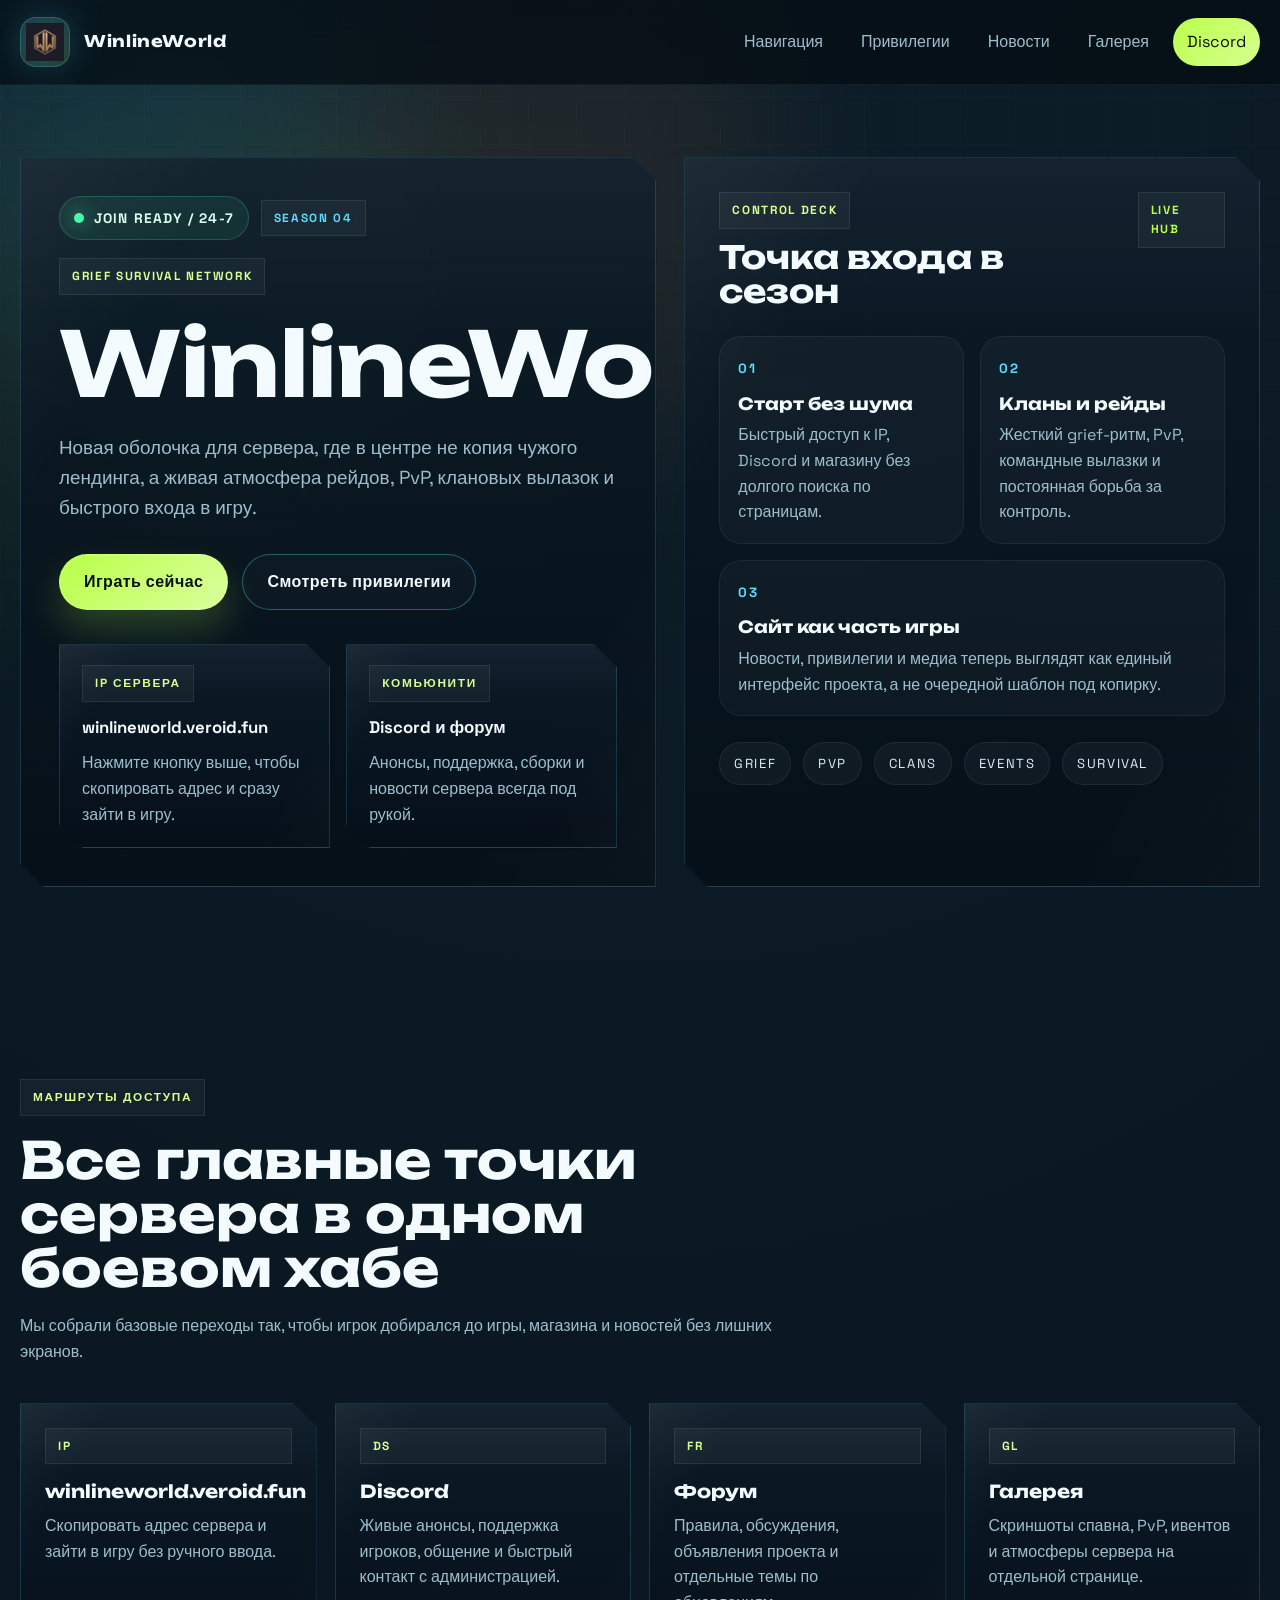
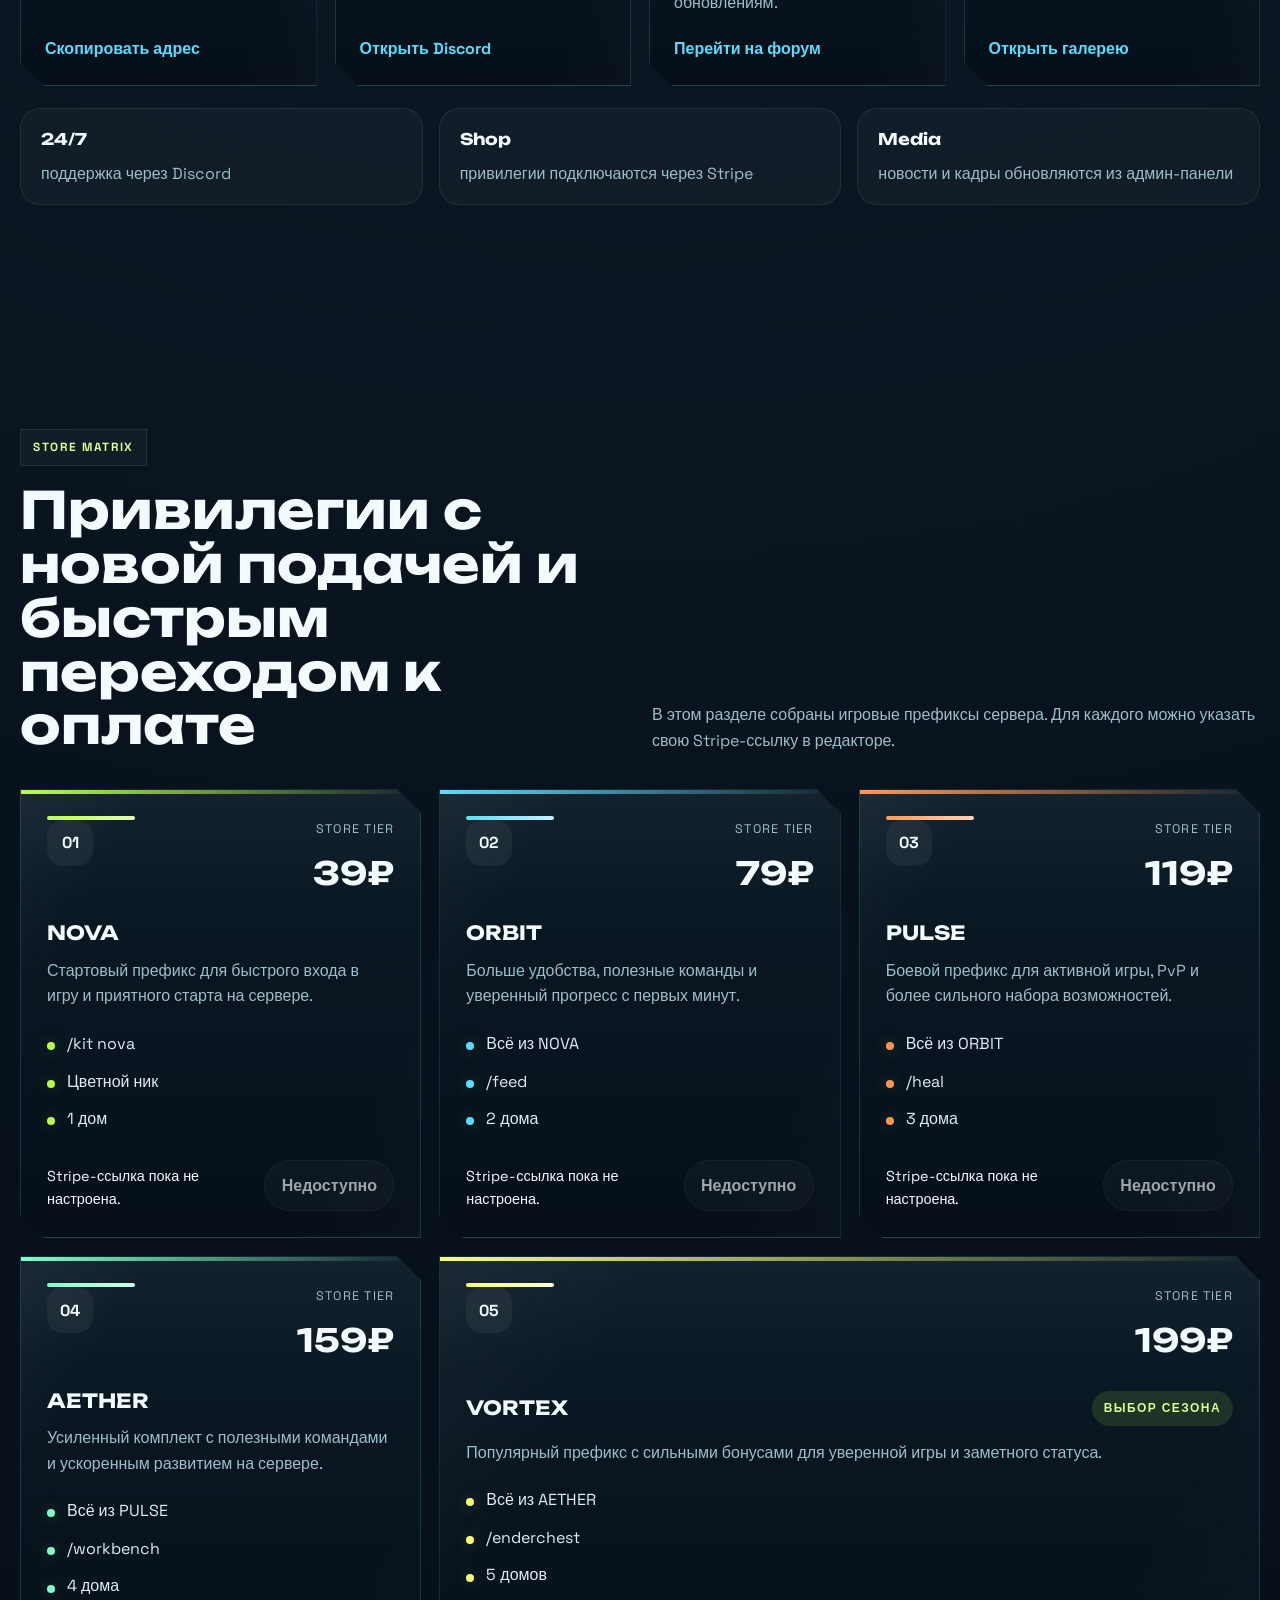
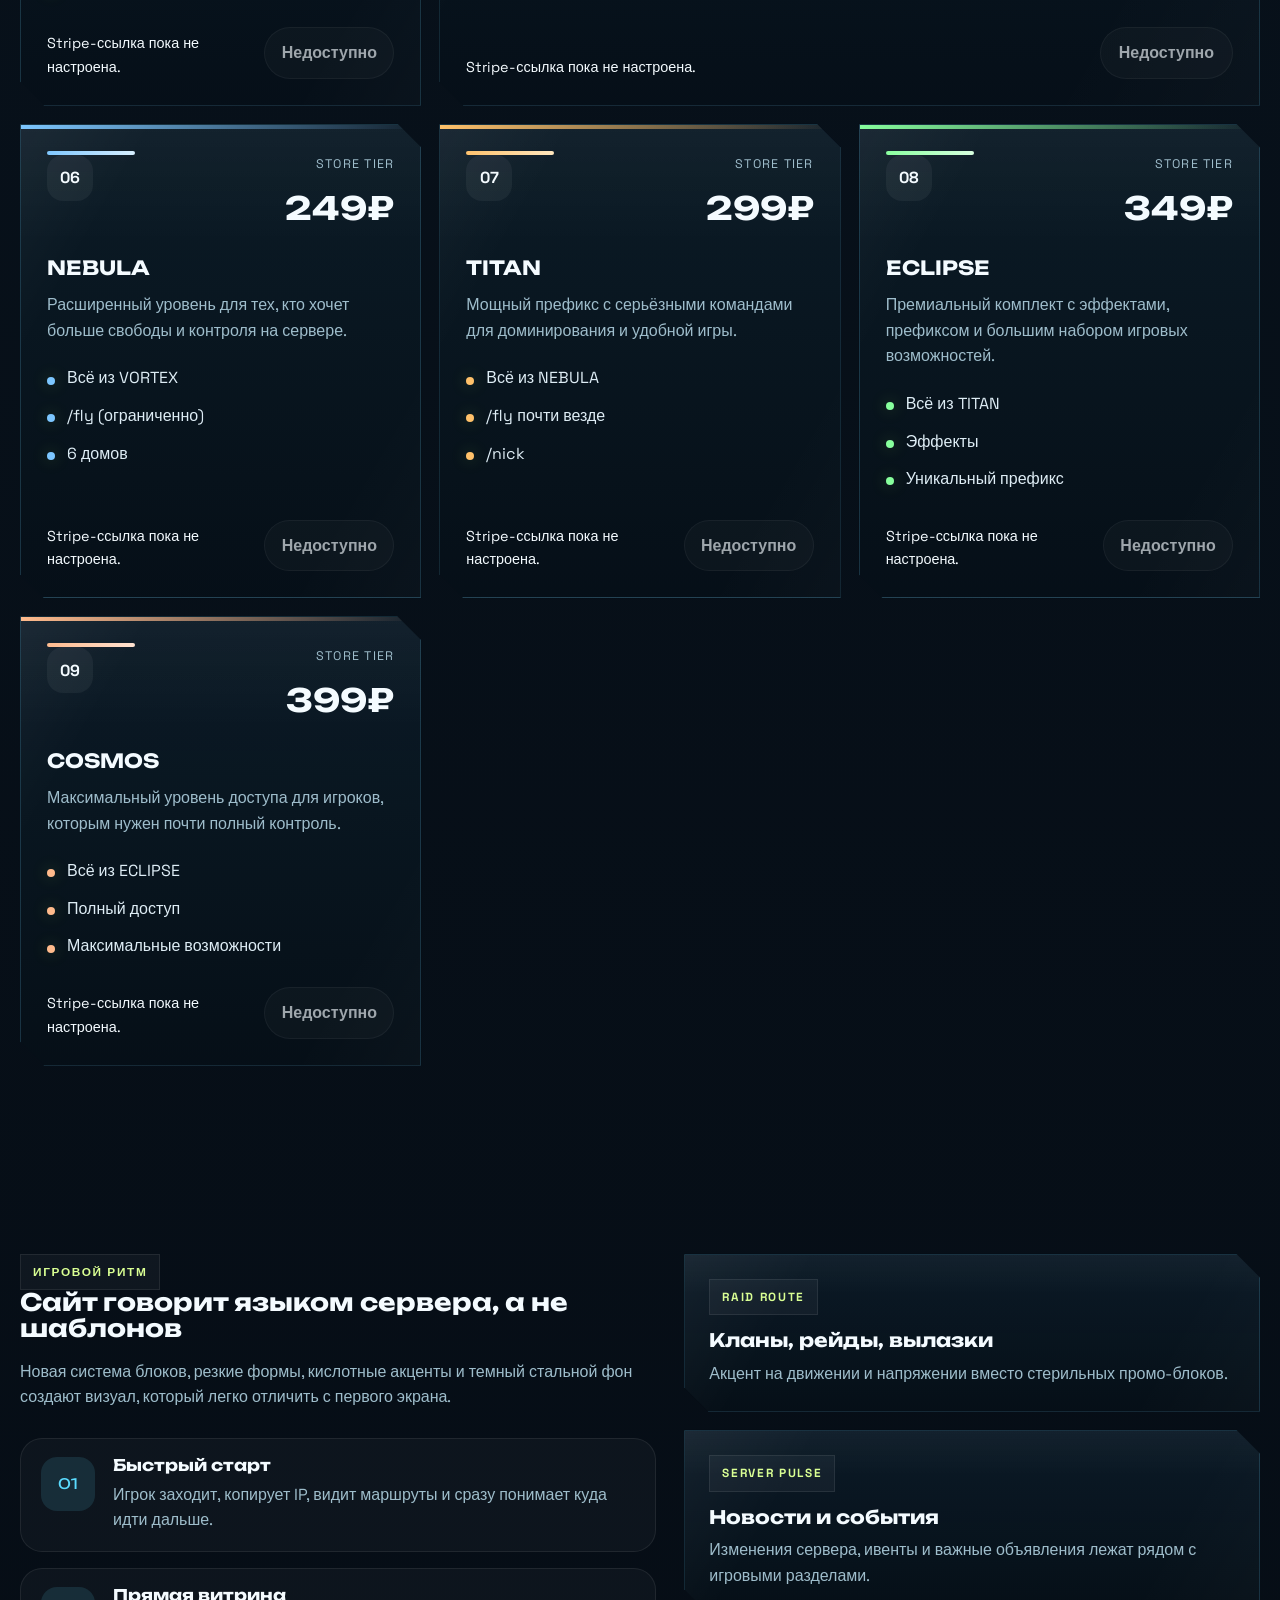
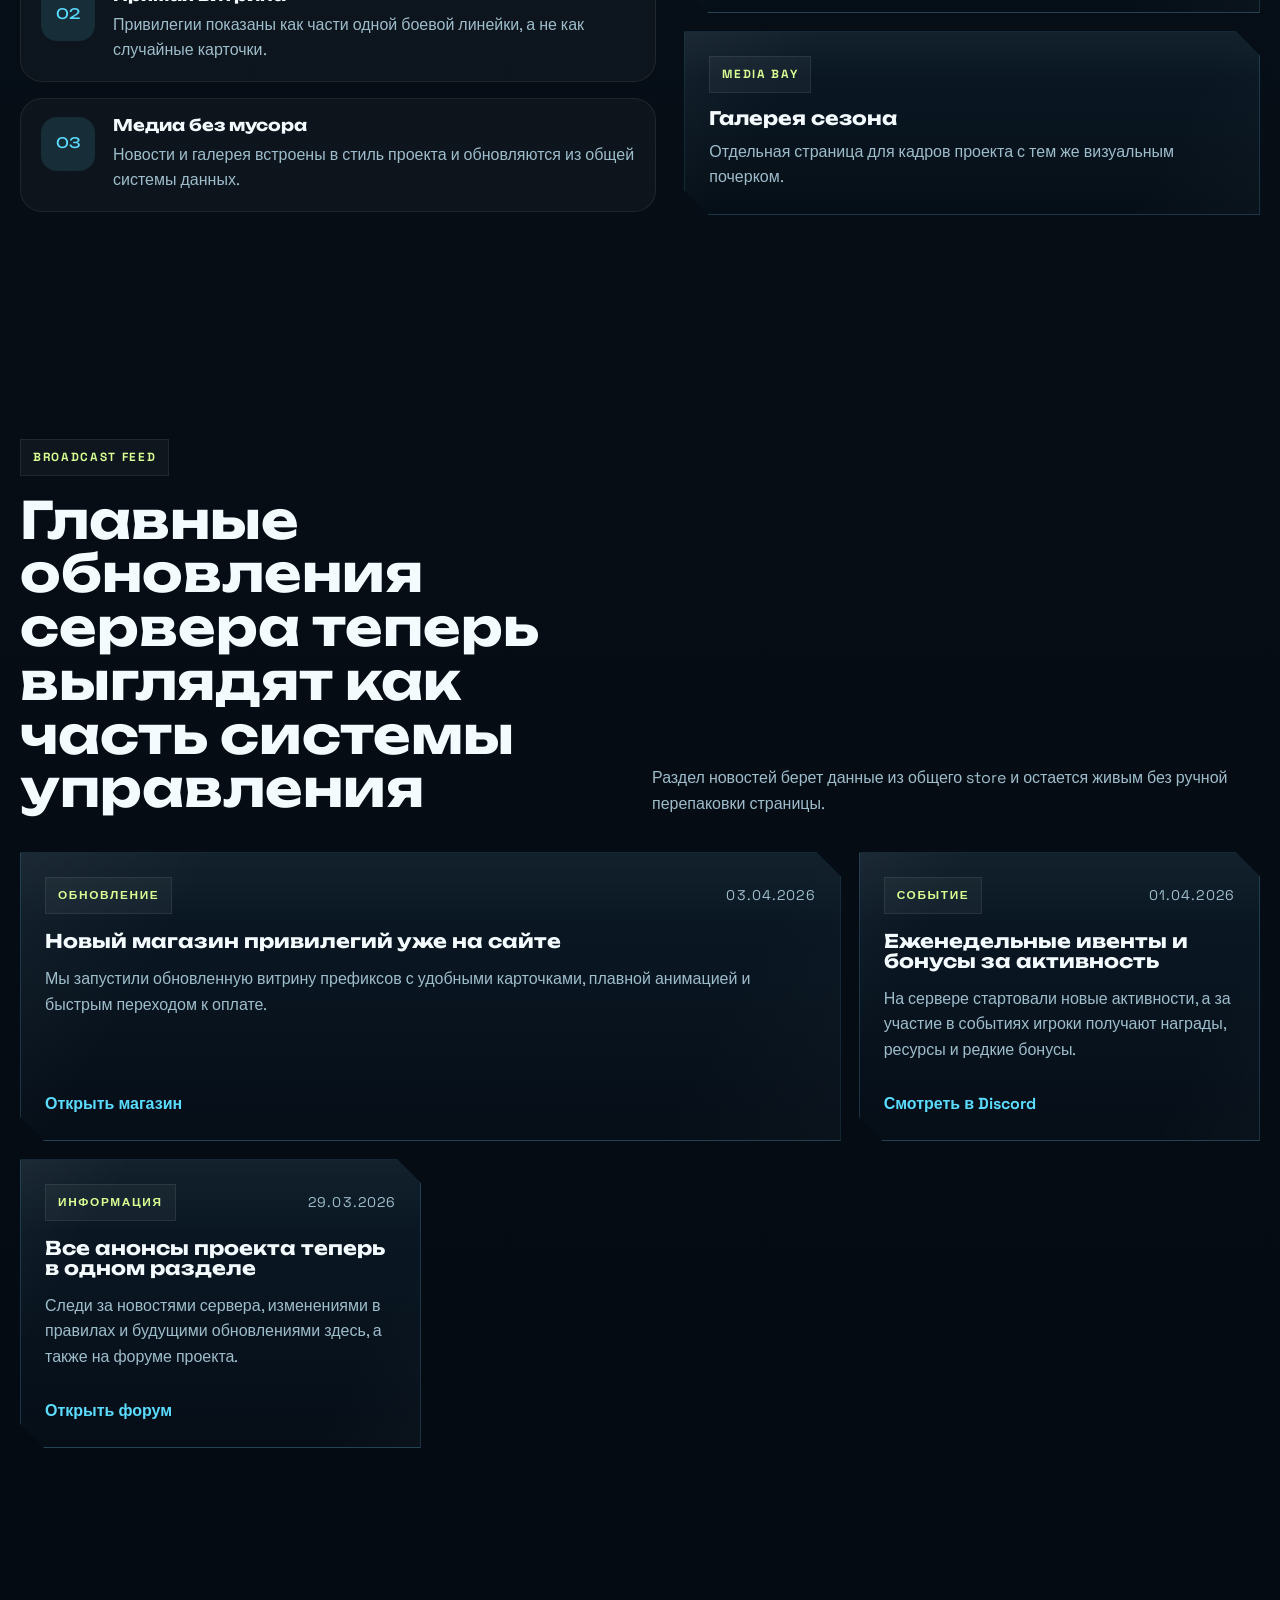
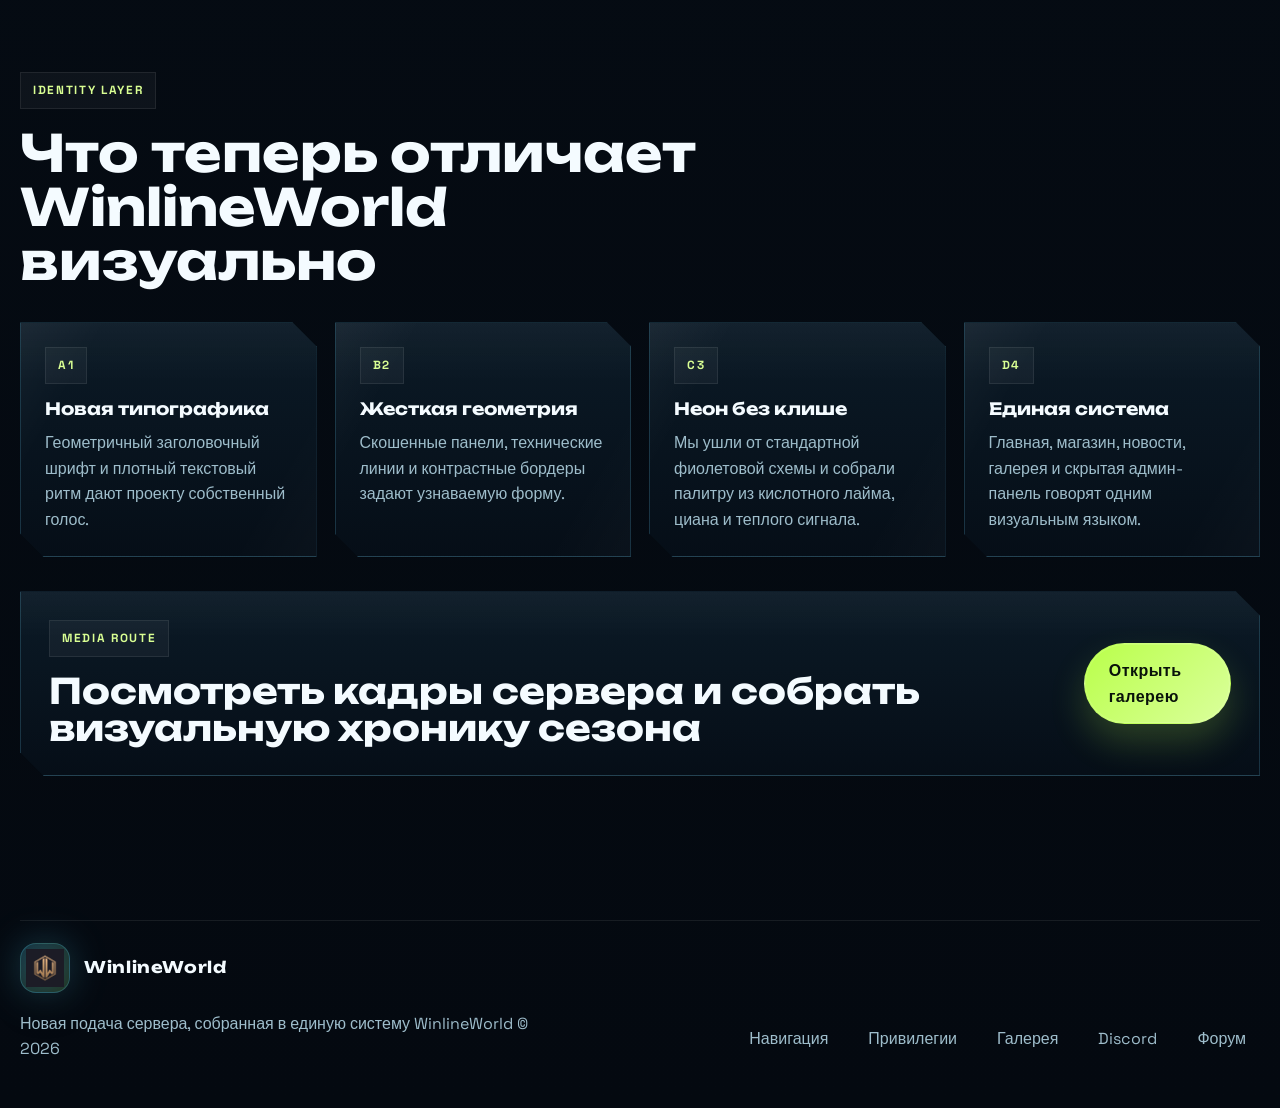
<file: index.html>
<!DOCTYPE html>
<html lang="ru">
<head>
  <meta charset="UTF-8">
  <meta name="viewport" content="width=device-width, initial-scale=1.0">
  <title>WinlineWorld | Grief Survival Network</title>
  <meta name="description" content="WinlineWorld — grief survival сервер с кланами, рейдами, PvP и новой фирменной подачей без шаблонного копипаста.">
  <link rel="preconnect" href="https://fonts.googleapis.com">
  <link rel="preconnect" href="https://fonts.gstatic.com" crossorigin>
  <link href="https://fonts.googleapis.com/css2?family=Space+Grotesk:wght@400;500;700&family=Unbounded:wght@400;500;700;800&display=swap" rel="stylesheet">
  <link rel="stylesheet" href="style.css">
  <script src="store.js" defer></script>
  <script src="script.js" defer></script>
</head>
<body class="page-home">
  <div class="site-backdrop" aria-hidden="true">
    <div class="backdrop-grid"></div>
    <div class="backdrop-noise"></div>
    <div class="backdrop-orb orb-a"></div>
    <div class="backdrop-orb orb-b"></div>
    <div class="backdrop-orb orb-c"></div>
  </div>

  <header class="navbar" data-site-shell>
    <div class="container nav-inner">
      <a class="brand" href="#top">
        <span class="brand-logo">
          <img class="brand-logo-image" src="logo.avif" alt="WinlineWorld logo">
        </span>
        <span class="brand-text">WinlineWorld</span>
      </a>

      <button class="nav-toggle" type="button" aria-label="Открыть меню" aria-expanded="false">
        <span></span>
        <span></span>
        <span></span>
      </button>

      <nav class="nav-menu">
        <a href="#server-info">Навигация</a>
        <a href="#donate">Привилегии</a>
        <a href="#news">Новости</a>
        <a href="gallery.html">Галерея</a>
        <a class="nav-cta" href="https://discord.gg/x6GWKRKdkc" target="_blank" rel="noopener noreferrer">Discord</a>
      </nav>
    </div>
  </header>

  <div class="maintenance-banner" id="maintenanceBanner" hidden>
    <div class="container maintenance-banner-inner">
      <strong>Технические работы</strong>
      <span id="maintenanceText"></span>
    </div>
  </div>

  <section class="maintenance-screen" id="maintenanceScreen" hidden>
    <div class="container">
      <div class="maintenance-screen-inner">
        <span class="eyebrow">Service Hold</span>
        <h1>WinlineWorld</h1>
        <p id="maintenanceScreenText">Сайт временно закрыт на технические работы. Пожалуйста, зайдите позже.</p>
      </div>
    </div>
  </section>

  <main id="top" data-site-shell>
    <section class="section hero">
      <div class="container hero-shell">
        <div class="hero-copy reveal">
          <div class="hero-badge-row">
            <div class="server-status" aria-label="Статус сервера">
              <span class="server-status-dot"></span>
              <span class="server-status-text">JOIN READY / 24-7</span>
            </div>
            <span class="hero-chip">Season 04</span>
          </div>

          <span class="eyebrow">Grief Survival Network</span>
          <h1>WinlineWorld</h1>
          <p class="hero-lead">Новая оболочка для сервера, где в центре не копия чужого лендинга, а живая атмосфера рейдов, PvP, клановых вылазок и быстрого входа в игру.</p>

          <div class="hero-actions">
            <a class="btn btn-primary" href="#server-info" data-copy="winlineworld.veroid.fun">Играть сейчас</a>
            <a class="btn btn-secondary" href="#donate">Смотреть привилегии</a>
          </div>

          <div class="hero-meta">
            <article class="meta-card">
              <span class="meta-label">IP сервера</span>
              <strong>winlineworld.veroid.fun</strong>
              <p>Нажмите кнопку выше, чтобы скопировать адрес и сразу зайти в игру.</p>
            </article>
            <article class="meta-card">
              <span class="meta-label">Комьюнити</span>
              <strong>Discord и форум</strong>
              <p>Анонсы, поддержка, сборки и новости сервера всегда под рукой.</p>
            </article>
          </div>
        </div>

        <div class="hero-deck reveal">
          <div class="control-card">
            <div class="control-head">
              <div>
                <span class="control-kicker">Control Deck</span>
                <h2>Точка входа в сезон</h2>
              </div>
              <span class="deck-pill">LIVE HUB</span>
            </div>

            <div class="control-grid">
              <article class="control-panel">
                <span class="panel-index">01</span>
                <h3>Старт без шума</h3>
                <p>Быстрый доступ к IP, Discord и магазину без долгого поиска по страницам.</p>
              </article>
              <article class="control-panel">
                <span class="panel-index">02</span>
                <h3>Кланы и рейды</h3>
                <p>Жесткий grief-ритм, PvP, командные вылазки и постоянная борьба за контроль.</p>
              </article>
              <article class="control-panel control-panel-wide">
                <span class="panel-index">03</span>
                <h3>Сайт как часть игры</h3>
                <p>Новости, привилегии и медиа теперь выглядят как единый интерфейс проекта, а не очередной шаблон под копирку.</p>
              </article>
            </div>

            <div class="signal-strip">
              <span>GRIEF</span>
              <span>PVP</span>
              <span>CLANS</span>
              <span>EVENTS</span>
              <span>SURVIVAL</span>
            </div>
          </div>
        </div>
      </div>
    </section>

    <section class="section route-section" id="server-info">
      <div class="container">
        <div class="section-heading reveal">
          <span class="eyebrow">Маршруты доступа</span>
          <h2>Все главные точки сервера в одном боевом хабе</h2>
          <p class="section-note">Мы собрали базовые переходы так, чтобы игрок добирался до игры, магазина и новостей без лишних экранов.</p>
        </div>

        <div class="route-grid">
          <a class="route-card reveal" href="#server-info" data-copy="winlineworld.veroid.fun">
            <span class="route-code">IP</span>
            <h3>winlineworld.veroid.fun</h3>
            <p>Скопировать адрес сервера и зайти в игру без ручного ввода.</p>
            <span class="route-link">Скопировать адрес</span>
          </a>

          <a class="route-card reveal" href="https://discord.gg/x6GWKRKdkc" target="_blank" rel="noopener noreferrer">
            <span class="route-code">DS</span>
            <h3>Discord</h3>
            <p>Живые анонсы, поддержка игроков, общение и быстрый контакт с администрацией.</p>
            <span class="route-link">Открыть Discord</span>
          </a>

          <a class="route-card reveal" href="https://f-winlineworld.hgweb.ru/index.php" target="_blank" rel="noopener noreferrer">
            <span class="route-code">FR</span>
            <h3>Форум</h3>
            <p>Правила, обсуждения, объявления проекта и отдельные темы по обновлениям.</p>
            <span class="route-link">Перейти на форум</span>
          </a>

          <a class="route-card reveal" href="gallery.html">
            <span class="route-code">GL</span>
            <h3>Галерея</h3>
            <p>Скриншоты спавна, PvP, ивентов и атмосферы сервера на отдельной странице.</p>
            <span class="route-link">Открыть галерею</span>
          </a>
        </div>

        <div class="trust-bar reveal">
          <div class="trust-item">
            <strong>24/7</strong>
            <span>поддержка через Discord</span>
          </div>
          <div class="trust-item">
            <strong>Shop</strong>
            <span>привилегии подключаются через Stripe</span>
          </div>
          <div class="trust-item">
            <strong>Media</strong>
            <span>новости и кадры обновляются из админ-панели</span>
          </div>
        </div>
      </div>
    </section>

    <section class="section donate-section" id="donate">
      <div class="container">
        <div class="section-heading section-heading-split reveal">
          <div>
            <span class="eyebrow">Store Matrix</span>
            <h2>Привилегии с новой подачей и быстрым переходом к оплате</h2>
          </div>
          <p class="section-note" id="shopNotice"></p>
        </div>

        <div class="donate-grid" id="donateGrid"></div>
      </div>
    </section>

    <section class="section spotlight-section">
      <div class="container spotlight-shell">
        <div class="spotlight-copy reveal">
          <span class="eyebrow">Игровой ритм</span>
          <h2>Сайт говорит языком сервера, а не шаблонов</h2>
          <p class="section-note">Новая система блоков, резкие формы, кислотные акценты и темный стальной фон создают визуал, который легко отличить с первого экрана.</p>

          <div class="timeline-list">
            <article class="timeline-item">
              <span>01</span>
              <div>
                <h3>Быстрый старт</h3>
                <p>Игрок заходит, копирует IP, видит маршруты и сразу понимает куда идти дальше.</p>
              </div>
            </article>
            <article class="timeline-item">
              <span>02</span>
              <div>
                <h3>Прямая витрина</h3>
                <p>Привилегии показаны как части одной боевой линейки, а не как случайные карточки.</p>
              </div>
            </article>
            <article class="timeline-item">
              <span>03</span>
              <div>
                <h3>Медиа без мусора</h3>
                <p>Новости и галерея встроены в стиль проекта и обновляются из общей системы данных.</p>
              </div>
            </article>
          </div>
        </div>

        <div class="spotlight-panels reveal">
          <article class="spotlight-panel">
            <span class="spotlight-tag">Raid Route</span>
            <h3>Кланы, рейды, вылазки</h3>
            <p>Акцент на движении и напряжении вместо стерильных промо-блоков.</p>
          </article>
          <article class="spotlight-panel">
            <span class="spotlight-tag">Server Pulse</span>
            <h3>Новости и события</h3>
            <p>Изменения сервера, ивенты и важные объявления лежат рядом с игровыми разделами.</p>
          </article>
          <article class="spotlight-panel">
            <span class="spotlight-tag">Media Bay</span>
            <h3>Галерея сезона</h3>
            <p>Отдельная страница для кадров проекта с тем же визуальным почерком.</p>
          </article>
        </div>
      </div>
    </section>

    <section class="section news-section" id="news">
      <div class="container">
        <div class="section-heading section-heading-split reveal">
          <div>
            <span class="eyebrow">Broadcast Feed</span>
            <h2>Главные обновления сервера теперь выглядят как часть системы управления</h2>
          </div>
          <p class="section-note">Раздел новостей берет данные из общего store и остается живым без ручной перепаковки страницы.</p>
        </div>

        <div class="news-layout"></div>
      </div>
    </section>

    <section class="section manifesto-section" id="features">
      <div class="container">
        <div class="section-heading reveal">
          <span class="eyebrow">Identity Layer</span>
          <h2>Что теперь отличает WinlineWorld визуально</h2>
        </div>

        <div class="manifesto-grid">
          <article class="manifesto-card reveal">
            <span class="manifesto-index">A1</span>
            <h3>Новая типографика</h3>
            <p>Геометричный заголовочный шрифт и плотный текстовый ритм дают проекту собственный голос.</p>
          </article>
          <article class="manifesto-card reveal">
            <span class="manifesto-index">B2</span>
            <h3>Жесткая геометрия</h3>
            <p>Скошенные панели, технические линии и контрастные бордеры задают узнаваемую форму.</p>
          </article>
          <article class="manifesto-card reveal">
            <span class="manifesto-index">C3</span>
            <h3>Неон без клише</h3>
            <p>Мы ушли от стандартной фиолетовой схемы и собрали палитру из кислотного лайма, циана и теплого сигнала.</p>
          </article>
          <article class="manifesto-card reveal">
            <span class="manifesto-index">D4</span>
            <h3>Единая система</h3>
            <p>Главная, магазин, новости, галерея и скрытая админ-панель говорят одним визуальным языком.</p>
          </article>
        </div>

        <div class="cta-panel reveal">
          <div>
            <span class="eyebrow">Media Route</span>
            <h2>Посмотреть кадры сервера и собрать визуальную хронику сезона</h2>
          </div>
          <a class="btn btn-primary" href="gallery.html">Открыть галерею</a>
        </div>
      </div>
    </section>
  </main>

  <footer class="footer" data-site-shell>
    <div class="container footer-inner">
      <div class="footer-brand-block">
        <a class="brand footer-brand" href="#top">
          <span class="brand-logo">
            <img class="brand-logo-image" src="logo.avif" alt="WinlineWorld logo">
          </span>
          <span class="brand-text">WinlineWorld</span>
        </a>
        <p>Новая подача сервера, собранная в единую систему WinlineWorld © 2026</p>
      </div>

      <div class="footer-links">
        <a href="#server-info">Навигация</a>
        <a href="#donate">Привилегии</a>
        <a href="gallery.html">Галерея</a>
        <a href="https://discord.gg/x6GWKRKdkc" target="_blank" rel="noopener noreferrer">Discord</a>
        <a href="https://f-winlineworld.hgweb.ru/index.php" target="_blank" rel="noopener noreferrer">Форум</a>
      </div>
    </div>
  </footer>

  <div class="admin-auth" id="adminAuth" aria-hidden="true">
    <div class="admin-backdrop" data-admin-close></div>
    <div class="admin-modal">
      <button class="admin-close" type="button" aria-label="Закрыть вход" data-admin-close>&times;</button>
      <span class="admin-chip">Control Access</span>
      <h2>Скрытая панель WinlineWorld</h2>
      <p>Введите пароль администратора, чтобы открыть быстрый центр управления проектом.</p>

      <form class="admin-form" id="adminLoginForm">
        <label class="admin-label" for="adminPassword">Пароль</label>
        <input class="admin-input" id="adminPassword" name="adminPassword" type="password" autocomplete="current-password" placeholder="Введите пароль" required>
        <button class="btn btn-primary admin-submit" type="submit">Войти</button>
        <p class="admin-error" id="adminError" aria-live="polite"></p>
      </form>
    </div>
  </div>

  <section class="admin-panel" id="adminPanel" aria-hidden="true">
    <div class="admin-panel-backdrop" data-admin-close-panel></div>
    <div class="admin-panel-shell">
      <div class="admin-panel-head">
        <div>
          <span class="admin-chip">Hidden Control</span>
          <h2>Быстрый центр управления</h2>
          <p>Переход к управлению магазином, новостями, галереей и главным внешним ссылкам проекта.</p>
        </div>

        <div class="admin-toolbar">
          <button class="admin-toolbar-btn" type="button" data-admin-logout>Выйти</button>
          <button class="admin-toolbar-btn" type="button" data-admin-close-panel>Закрыть</button>
        </div>
      </div>

      <div class="admin-panel-grid">
        <article class="admin-card">
          <span class="admin-card-label">Status</span>
          <h3>Основные данные</h3>
          <ul class="admin-list">
            <li>Сервер: WinlineWorld</li>
            <li>IP: winlineworld.veroid.fun</li>
            <li>Discord: подключен</li>
            <li>Store: Stripe витрина</li>
          </ul>
        </article>

        <article class="admin-card">
          <span class="admin-card-label">Links</span>
          <h3>Быстрые переходы</h3>
          <div class="admin-actions">
            <button class="admin-action" type="button" data-copy="winlineworld.veroid.fun">Скопировать IP</button>
            <a class="admin-action" href="https://discord.gg/x6GWKRKdkc" target="_blank" rel="noopener noreferrer">Discord</a>
            <a class="admin-action" href="https://f-winlineworld.hgweb.ru/index.php" target="_blank" rel="noopener noreferrer">Форум</a>
            <a class="admin-action" href="gallery.html">Галерея</a>
            <a class="admin-action" href="admins.html">/admins</a>
            <a class="admin-action" href="editor.html">Редактор</a>
          </div>
        </article>

        <article class="admin-card">
          <span class="admin-card-label">Store</span>
          <h3>Обзор привилегий</h3>
          <ul class="admin-list" id="adminPrivilegeSummary"></ul>
        </article>

        <article class="admin-card admin-card-wide">
          <span class="admin-card-label">Access Map</span>
          <h3>Как устроено управление</h3>
          <p>Главная скрытая панель работает как быстрый хаб. Полная админ-страница находится в <strong>/admins</strong>, а отдельный редактор магазина и Stripe-ссылок вынесен на страницу <strong>editor</strong>.</p>
        </article>
      </div>
    </div>
  </section>

  <div class="toast" id="toast">IP сервера скопирован</div>
</body>
</html>
</file>
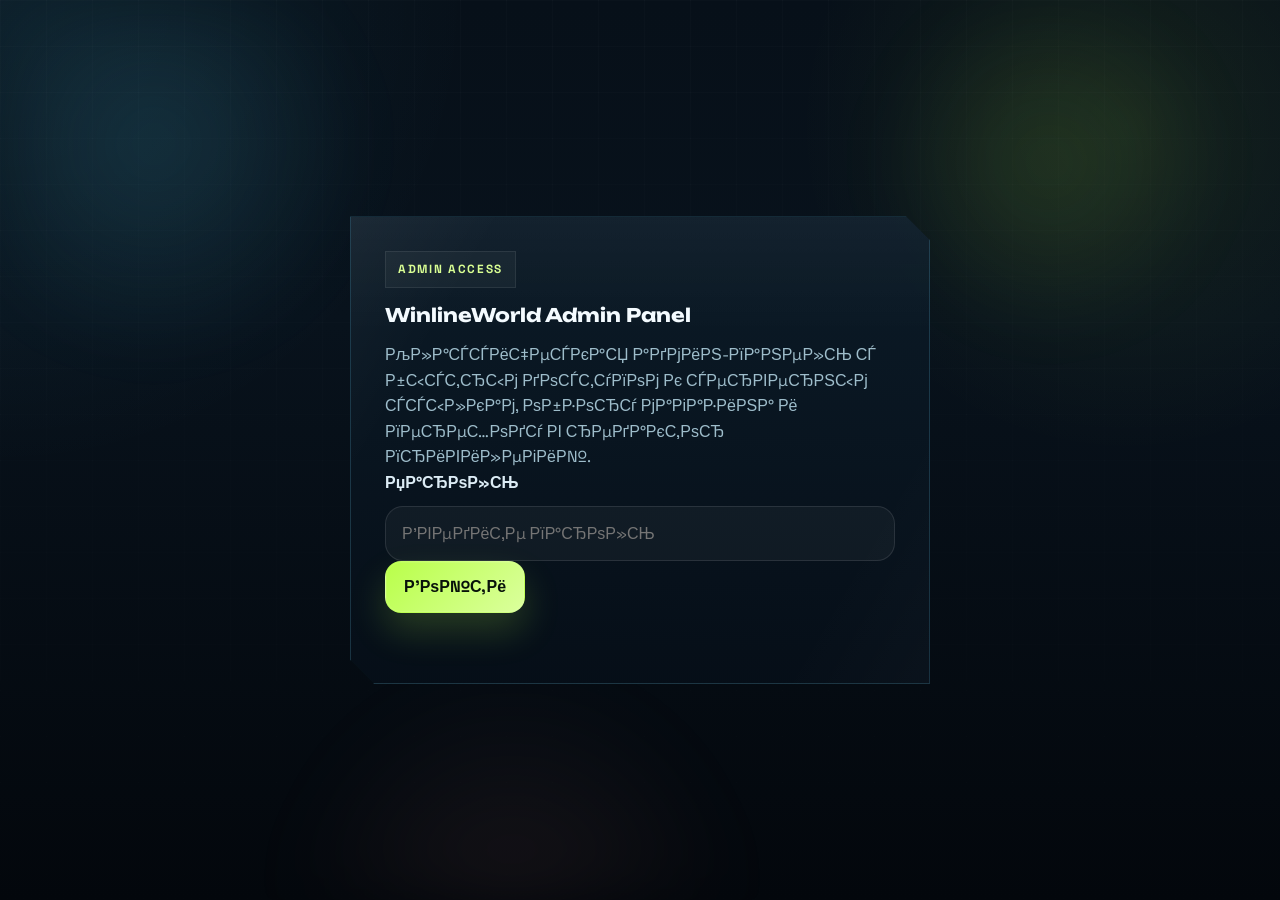
<file: admins/index.html>
﻿<!DOCTYPE html>
<html lang="ru">
<head>
  <meta charset="UTF-8">
  <meta name="viewport" content="width=device-width, initial-scale=1.0">
  <title>WinlineWorld Admin Panel</title>
  <link rel="preconnect" href="https://fonts.googleapis.com">
  <link rel="preconnect" href="https://fonts.gstatic.com" crossorigin>
  <link href="https://fonts.googleapis.com/css2?family=Space+Grotesk:wght@400;500;700&family=Unbounded:wght@400;500;700;800&display=swap" rel="stylesheet">
  <link rel="stylesheet" href="../admin.css">
  <script src="../store.js" defer></script>
  <script src="../admins-page.js" defer></script>
</head>
<body>
  <main class="admin-page">
    <section class="auth-shell">
      <section class="auth-card" id="loginPanel">
        <span class="chip">Admin Access</span>
        <h1>WinlineWorld Admin Panel</h1>
        <p>РљР»Р°СЃСЃРёС‡РµСЃРєР°СЏ Р°РґРјРёРЅ-РїР°РЅРµР»СЊ СЃ Р±С‹СЃС‚СЂС‹Рј РґРѕСЃС‚СѓРїРѕРј Рє СЃРµСЂРІРµСЂРЅС‹Рј СЃСЃС‹Р»РєР°Рј, РѕР±Р·РѕСЂСѓ РјР°РіР°Р·РёРЅР° Рё РїРµСЂРµС…РѕРґСѓ РІ СЂРµРґР°РєС‚РѕСЂ РїСЂРёРІРёР»РµРіРёР№.</p>

        <form id="loginForm">
          <div class="field">
            <label class="label" for="password">РџР°СЂРѕР»СЊ</label>
            <input class="input" id="password" type="password" autocomplete="current-password" placeholder="Р’РІРµРґРёС‚Рµ РїР°СЂРѕР»СЊ" required>
          </div>
          <button class="button" type="submit">Р’РѕР№С‚Рё</button>
          <div class="error-text" id="errorText"></div>
        </form>
      </section>
    </section>

    <section class="dashboard" id="dashboard">
      <header class="dashboard-head">
        <div class="dashboard-copy">
          <span class="chip">Hidden Control</span>
          <h2>РџР°РЅРµР»СЊ СѓРїСЂР°РІР»РµРЅРёСЏ WinlineWorld</h2>
          <p>Р‘С‹СЃС‚СЂС‹Р№ РґРѕСЃС‚СѓРї Рє РѕСЃРЅРѕРІРЅС‹Рј РґР°РЅРЅС‹Рј СЃРµСЂРІРµСЂР°, РєРѕРЅС‚Р°РєС‚Р°Рј, РјР°РіР°Р·РёРЅСѓ Рё СЂРµРґР°РєС‚РѕСЂСѓ РїСЂРёРІРёР»РµРіРёР№.</p>
        </div>

        <div class="toolbar">
          <a class="ghost-button" href="../index.html">РћС‚РєСЂС‹С‚СЊ СЃР°Р№С‚</a>
          <a class="ghost-button" href="../gallery.html">Галерея</a>
          <a class="ghost-button" href="../editor.html">Р РµРґР°РєС‚РѕСЂ РїСЂРёРІРёР»РµРіРёР№</a>
          <a class="ghost-button" href="#newsBlock">РќРѕРІРѕСЃС‚Рё</a>
          <a class="ghost-button" href="#galleryBlock">Галерея сайта</a>
          <button class="ghost-button" type="button" id="copyIpButton">РЎРєРѕРїРёСЂРѕРІР°С‚СЊ IP</button>
          <button class="ghost-button" type="button" id="logoutButton">Р’С‹Р№С‚Рё</button>
        </div>
      </header>

      <section class="dashboard-grid">
        <article class="dashboard-card">
          <span class="chip">РЎС‚Р°С‚СѓСЃ</span>
          <h3>РћСЃРЅРѕРІРЅС‹Рµ РґР°РЅРЅС‹Рµ</h3>
          <ul class="summary-list">
            <li>РЎРµСЂРІРµСЂ: WinlineWorld</li>
            <li>IP: winlineworld.veroid.fun</li>
            <li>Discord: РїРѕРґРєР»СЋС‡С‘РЅ</li>
            <li>Р¤РѕСЂСѓРј: Р°РєС‚РёРІРµРЅ</li>
          </ul>
        </article>

        <article class="info-card-admin">
          <span class="chip">РЎСЃС‹Р»РєРё</span>
          <h3>Р‘С‹СЃС‚СЂС‹Рµ РґРµР№СЃС‚РІРёСЏ</h3>
          <div class="toolbar">
            <a class="ghost-button" href="https://discord.gg/x6GWKRKdkc" target="_blank" rel="noopener noreferrer">Discord</a>
            <a class="ghost-button" href="https://f-winlineworld.hgweb.ru/index.php" target="_blank" rel="noopener noreferrer">Р¤РѕСЂСѓРј</a>
            <a class="ghost-button" href="#shopBlock">РњР°РіР°Р·РёРЅ</a>
            <a class="ghost-button" href="#galleryBlock">Галерея</a>
          </div>
          <div class="note-box">
            <p id="shopNote"></p>
          </div>
        </article>
      </section>

      <section class="dashboard-grid">
        <article class="dashboard-card">
          <span class="chip">Maintenance</span>
          <h3>РўРµС…РЅРёС‡РµСЃРєР°СЏ РїРѕРґРґРµСЂР¶РєР°</h3>
          <label class="check-row">
            <input id="maintenanceEnabledInput" type="checkbox">
            <span>Р’РєР»СЋС‡РёС‚СЊ С‚РµС…РЅРёС‡РµСЃРєСѓСЋ РїРѕРґРґРµСЂР¶РєСѓ</span>
          </label>
          <div class="field">
            <label class="label" for="maintenanceMessageInput">РўРµРєСЃС‚ СЃРѕРѕР±С‰РµРЅРёСЏ</label>
            <textarea class="textarea" id="maintenanceMessageInput" placeholder="РЎР°Р№С‚ Р·Р°РєСЂС‹С‚ РЅР° С‚РµС…РЅРёС‡РµСЃРєРёРµ СЂР°Р±РѕС‚С‹. РџРѕР¶Р°Р»СѓР№СЃС‚Р°, Р·Р°Р№РґРёС‚Рµ РїРѕР·Р¶Рµ."></textarea>
          </div>
          <div class="toolbar">
            <button class="button" type="button" id="saveMaintenanceButton">РЎРѕС…СЂР°РЅРёС‚СЊ</button>
          </div>
          <div class="note-box">
            <p id="maintenanceStatusText"></p>
          </div>
        </article>
      </section>

      <section class="editor-section" id="shopBlock">
        <div class="section-head">
          <div>
            <span class="chip">Shop Overview</span>
            <h3>РўРµРєСѓС‰РёРµ РїСЂРёРІРёР»РµРіРёРё</h3>
            <p>Р РµРґР°РєС‚РёСЂРѕРІР°РЅРёРµ РІС‹РЅРµСЃРµРЅРѕ РЅР° РѕС‚РґРµР»СЊРЅСѓСЋ СЃС‚СЂР°РЅРёС†Сѓ, РЅРѕ С‚РµРєСѓС‰РёР№ СЃРїРёСЃРѕРє Рё СЃРѕСЃС‚РѕСЏРЅРёРµ Stripe РІРёРґРЅС‹ Р·РґРµСЃСЊ.</p>
          </div>
        </div>

        <article class="dashboard-card">
          <ul class="summary-list" id="summaryList"></ul>
        </article>
      </section>

      <section class="editor-section" id="newsBlock">
        <div class="section-head">
          <div>
            <span class="chip">News Editor</span>
            <h3>РќРѕРІРѕСЃС‚Рё СЃР°Р№С‚Р°</h3>
            <p>РџРёС€Рё РЅРѕРІРѕСЃС‚Рё РїСЂСЏРјРѕ РёР· Р°РґРјРёРЅ-РїР°РЅРµР»Рё. РџРѕСЃР»Рµ СЃРѕС…СЂР°РЅРµРЅРёСЏ РѕРЅРё СЃСЂР°Р·Сѓ РїРѕСЏРІСЏС‚СЃСЏ РЅР° РіР»Р°РІРЅРѕР№ СЃС‚СЂР°РЅРёС†Рµ.</p>
          </div>

          <div class="toolbar">
            <button class="ghost-button" type="button" id="addNewsButton">Р”РѕР±Р°РІРёС‚СЊ РЅРѕРІРѕСЃС‚СЊ</button>
            <button class="button" type="button" id="saveNewsButton">РЎРѕС…СЂР°РЅРёС‚СЊ РЅРѕРІРѕСЃС‚Рё</button>
          </div>
        </div>

        <div class="editor-grid" id="newsEditors"></div>
        <div class="helper-text" id="newsHelperText"></div>
      </section>

      <section class="editor-section" id="galleryBlock">
        <div class="section-head">
          <div>
            <span class="chip">Gallery Editor</span>
            <h3>Галерея сайта</h3>
            <p>Добавляй карточки для отдельной страницы галереи: заголовок, описание, ссылку на изображение или локальный файл с компьютера.</p>
          </div>

          <div class="toolbar">
            <button class="ghost-button" type="button" id="addGalleryButton">Добавить кадр</button>
            <button class="button" type="button" id="saveGalleryButton">Сохранить галерею</button>
          </div>
        </div>

        <div class="upload-panel">
          <div>
            <span class="chip">Local Upload</span>
            <h3>Загрузка нескольких фото</h3>
            <p>Выбери сразу несколько локальных изображений с компьютера. Каждый файл автоматически станет отдельной карточкой в галерее.</p>
          </div>
          <div class="upload-actions">
            <input class="input file-input" id="galleryImportInput" type="file" accept="image/*" multiple>
            <div class="editor-note">Поддерживаются JPG, PNG, WEBP и другие стандартные форматы. Картинки будут автоматически уменьшены перед сохранением.</div>
          </div>
        </div>

        <div class="editor-grid" id="galleryEditors"></div>
        <div class="helper-text" id="galleryHelperText"></div>
      </section>
    </section>
  </main>
</body>
</html>
</file>
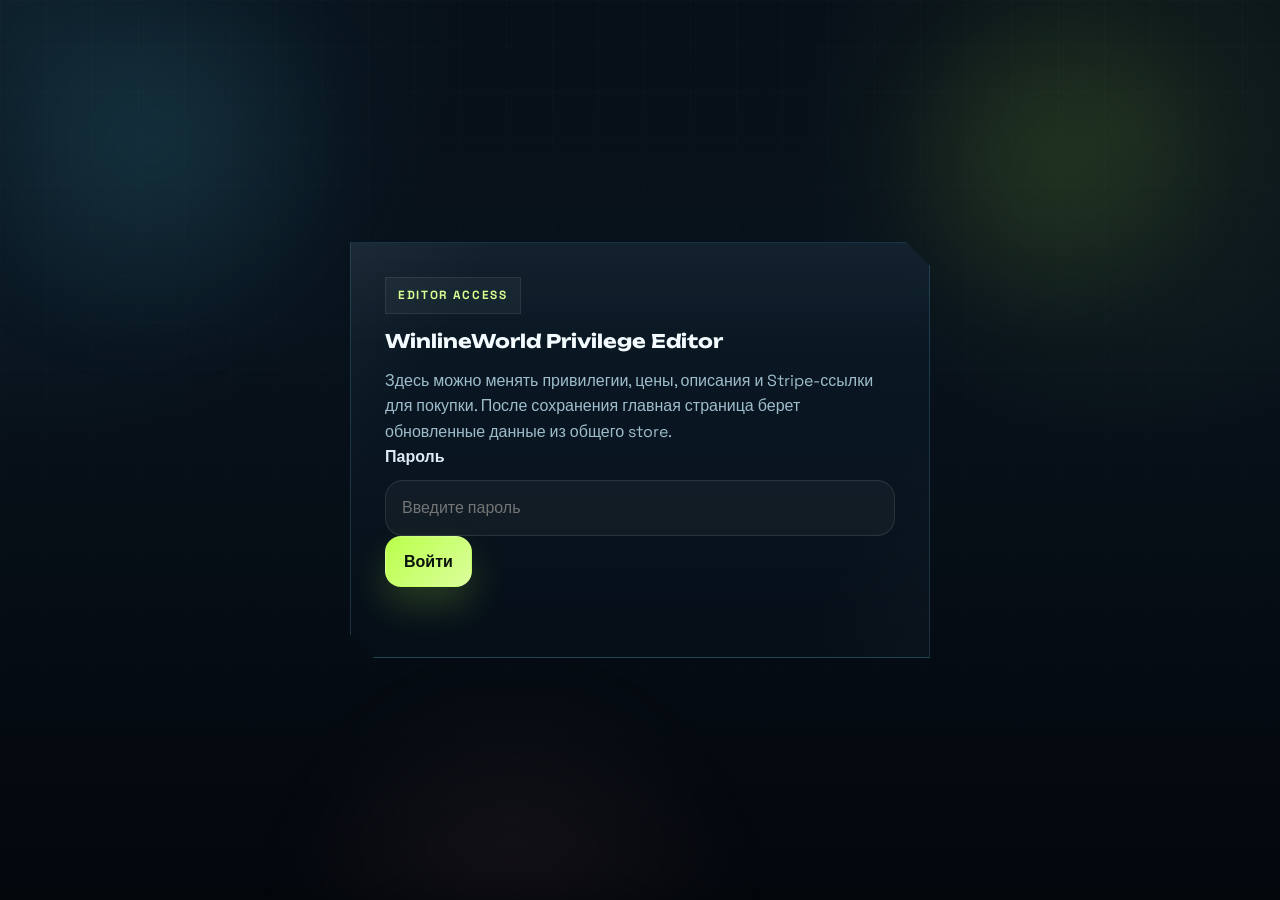
<file: editor/index.html>
<!DOCTYPE html>
<html lang="ru">
<head>
  <meta charset="UTF-8">
  <meta name="viewport" content="width=device-width, initial-scale=1.0">
  <title>WinlineWorld Privilege Editor</title>
  <link rel="preconnect" href="https://fonts.googleapis.com">
  <link rel="preconnect" href="https://fonts.gstatic.com" crossorigin>
  <link href="https://fonts.googleapis.com/css2?family=Space+Grotesk:wght@400;500;700&family=Unbounded:wght@400;500;700;800&display=swap" rel="stylesheet">
  <link rel="stylesheet" href="../admin.css">
  <script src="../store.js" defer></script>
  <script src="../admin.js" defer></script>
</head>
<body>
  <main class="admin-page">
    <section class="auth-shell">
      <section class="auth-card" id="loginPanel">
        <span class="chip">Editor Access</span>
        <h1>WinlineWorld Privilege Editor</h1>
        <p>Здесь можно менять привилегии, цены, описания и Stripe-ссылки для покупки. После сохранения главная страница берет обновленные данные из общего store.</p>

        <form id="loginForm">
          <div class="field">
            <label class="label" for="password">Пароль</label>
            <input class="input" id="password" type="password" autocomplete="current-password" placeholder="Введите пароль" required>
          </div>
          <button class="button" type="submit">Войти</button>
          <div class="error-text" id="errorText"></div>
        </form>
      </section>
    </section>

    <section class="dashboard" id="dashboard">
      <header class="dashboard-head">
        <div class="dashboard-copy">
          <span class="chip">Store Control</span>
          <h2>Редактор привилегий и Stripe</h2>
          <p>Для каждой привилегии можно указать свою Stripe Payment Link или Stripe Checkout ссылку. Кнопка покупки на главной странице будет открывать именно ее.</p>
        </div>

        <div class="toolbar">
          <a class="ghost-button" id="homeLink" href="../index.html">Открыть сайт</a>
          <button class="ghost-button" type="button" id="addPrivilegeButton">Добавить привилегию</button>
          <button class="button" type="button" id="saveStoreButton">Сохранить</button>
          <button class="ghost-button danger" type="button" id="resetStoreButton">Сбросить</button>
          <button class="ghost-button" type="button" id="logoutButton">Выйти</button>
        </div>
      </header>

      <section class="dashboard-grid">
        <article class="dashboard-card">
          <span class="chip">Общие настройки</span>
          <h3>Витрина магазина</h3>

          <label class="check-row">
            <input id="maintenanceEnabledInput" type="checkbox">
            <span>Включить режим технической поддержки</span>
          </label>

          <div class="field">
            <label class="label" for="maintenanceMessageInput">Текст о технической поддержке</label>
            <textarea class="textarea" id="maintenanceMessageInput" placeholder="Например: сайт закрыт на технические работы. Пожалуйста, зайдите позже."></textarea>
          </div>

          <div class="field">
            <label class="label" for="shopNoticeInput">Текст под секцией доната</label>
            <textarea class="textarea" id="shopNoticeInput" placeholder="Например: оплата проходит через Stripe..."></textarea>
          </div>

          <div class="field">
            <label class="label" for="stripeHelpUrlInput">Ссылка на Stripe Dashboard</label>
            <input class="input" id="stripeHelpUrlInput" type="url" placeholder="https://dashboard.stripe.com/payment-links">
          </div>

          <div class="note-box">
            <p>Быстрая ссылка на Stripe:</p>
            <a class="ghost-button" id="stripeHelpLink" href="https://dashboard.stripe.com/payment-links" target="_blank" rel="noopener noreferrer">Открыть Stripe Dashboard</a>
          </div>
        </article>

        <article class="info-card-admin">
          <span class="chip">Сводка</span>
          <h3>Текущие привилегии</h3>
          <ul class="summary-list" id="summaryList"></ul>
          <div class="toast-text" id="toastText"></div>
        </article>
      </section>

      <section class="editor-section">
        <div class="section-head">
          <div>
            <span class="chip">Privileges</span>
            <h3>Редактирование карточек</h3>
            <p>Вставляйте в поле Stripe ссылку вида <code>https://buy.stripe.com/...</code> для каждой привилегии отдельно.</p>
          </div>
        </div>

        <div class="editor-grid" id="privilegeEditors"></div>
      </section>
    </section>
  </main>
</body>
</html>
</file>
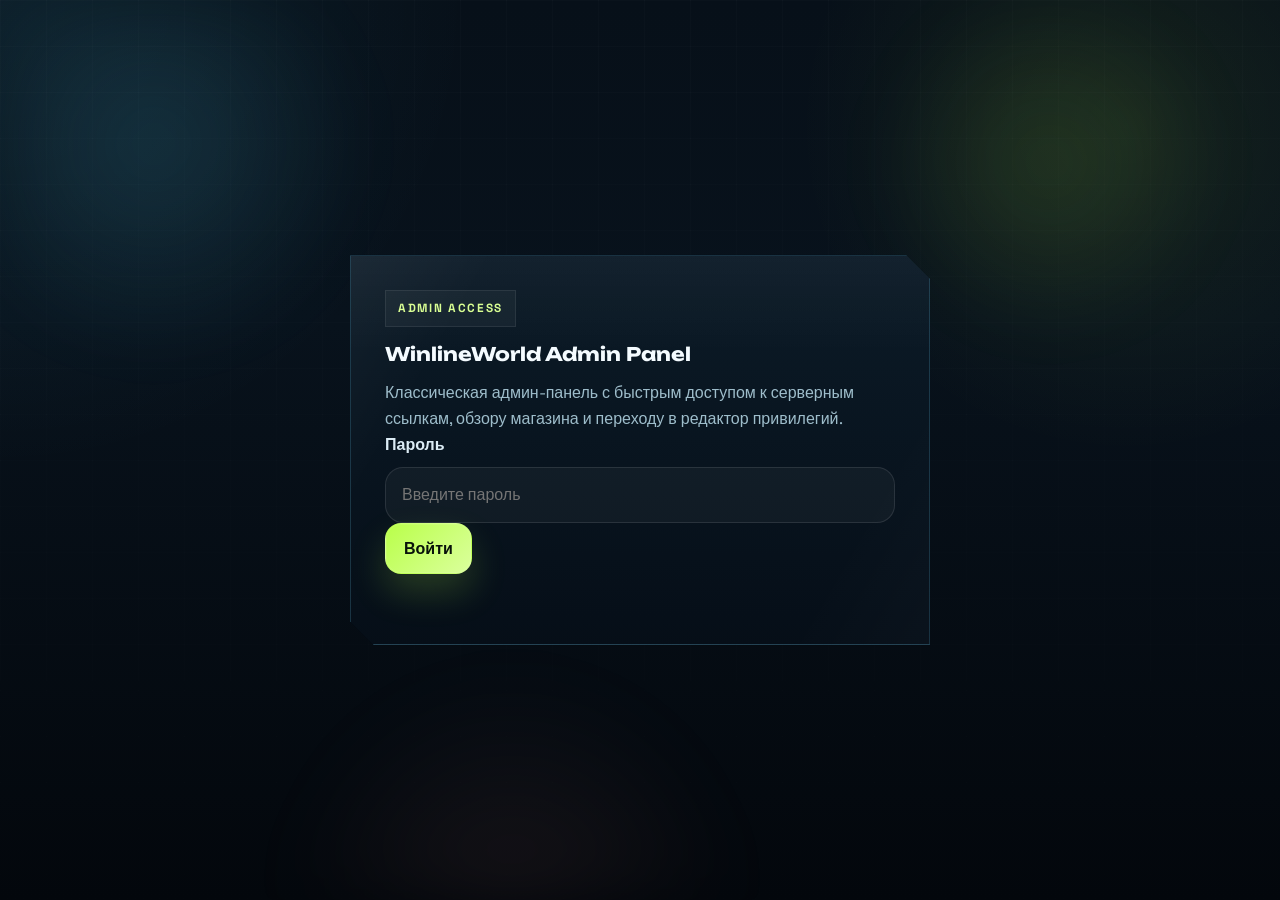
<file: admins.html>
<!DOCTYPE html>
<html lang="ru">
<head>
  <meta charset="UTF-8">
  <meta name="viewport" content="width=device-width, initial-scale=1.0">
  <title>WinlineWorld Admin Panel</title>
  <link rel="preconnect" href="https://fonts.googleapis.com">
  <link rel="preconnect" href="https://fonts.gstatic.com" crossorigin>
  <link href="https://fonts.googleapis.com/css2?family=Space+Grotesk:wght@400;500;700&family=Unbounded:wght@400;500;700;800&display=swap" rel="stylesheet">
  <link rel="stylesheet" href="admin.css">
  <script src="store.js" defer></script>
  <script src="admins-page.js" defer></script>
</head>
<body>
  <main class="admin-page">
    <section class="auth-shell">
      <section class="auth-card" id="loginPanel">
        <span class="chip">Admin Access</span>
        <h1>WinlineWorld Admin Panel</h1>
        <p>Классическая админ-панель с быстрым доступом к серверным ссылкам, обзору магазина и переходу в редактор привилегий.</p>

        <form id="loginForm">
          <div class="field">
            <label class="label" for="password">Пароль</label>
            <input class="input" id="password" type="password" autocomplete="current-password" placeholder="Введите пароль" required>
          </div>
          <button class="button" type="submit">Войти</button>
          <div class="error-text" id="errorText"></div>
        </form>
      </section>
    </section>

    <section class="dashboard" id="dashboard">
      <header class="dashboard-head">
        <div class="dashboard-copy">
          <span class="chip">Hidden Control</span>
          <h2>Панель управления WinlineWorld</h2>
          <p>Быстрый доступ к основным данным сервера, контактам, магазину и редактору привилегий.</p>
        </div>

        <div class="toolbar">
          <a class="ghost-button" href="index.html">Открыть сайт</a>
          <a class="ghost-button" href="gallery.html">Галерея</a>
          <a class="ghost-button" href="editor.html">Редактор привилегий</a>
          <a class="ghost-button" href="#newsBlock">Новости</a>
          <a class="ghost-button" href="#galleryBlock">Галерея сайта</a>
          <button class="ghost-button" type="button" id="copyIpButton">Скопировать IP</button>
          <button class="ghost-button" type="button" id="logoutButton">Выйти</button>
        </div>
      </header>

      <section class="dashboard-grid">
        <article class="dashboard-card">
          <span class="chip">Статус</span>
          <h3>Основные данные</h3>
          <ul class="summary-list">
            <li>Сервер: WinlineWorld</li>
            <li>IP: winlineworld.veroid.fun</li>
            <li>Discord: подключён</li>
            <li>Форум: активен</li>
          </ul>
        </article>

        <article class="info-card-admin">
          <span class="chip">Ссылки</span>
          <h3>Быстрые действия</h3>
          <div class="toolbar">
            <a class="ghost-button" href="https://discord.gg/x6GWKRKdkc" target="_blank" rel="noopener noreferrer">Discord</a>
            <a class="ghost-button" href="https://f-winlineworld.hgweb.ru/index.php" target="_blank" rel="noopener noreferrer">Форум</a>
            <a class="ghost-button" href="#shopBlock">Магазин</a>
            <a class="ghost-button" href="#galleryBlock">Галерея</a>
          </div>
          <div class="note-box">
            <p id="shopNote"></p>
          </div>
        </article>
      </section>

      <section class="dashboard-grid">
        <article class="dashboard-card">
          <span class="chip">Maintenance</span>
          <h3>Техническая поддержка</h3>
          <label class="check-row">
            <input id="maintenanceEnabledInput" type="checkbox">
            <span>Включить техническую поддержку</span>
          </label>
          <div class="field">
            <label class="label" for="maintenanceMessageInput">Текст сообщения</label>
            <textarea class="textarea" id="maintenanceMessageInput" placeholder="Сайт закрыт на технические работы. Пожалуйста, зайдите позже."></textarea>
          </div>
          <div class="toolbar">
            <button class="button" type="button" id="saveMaintenanceButton">Сохранить</button>
          </div>
          <div class="note-box">
            <p id="maintenanceStatusText"></p>
          </div>
        </article>
      </section>

      <section class="editor-section" id="shopBlock">
        <div class="section-head">
          <div>
            <span class="chip">Shop Overview</span>
            <h3>Текущие привилегии</h3>
            <p>Редактирование вынесено на отдельную страницу, но текущий список и состояние Stripe видны здесь.</p>
          </div>
        </div>

        <article class="dashboard-card">
          <ul class="summary-list" id="summaryList"></ul>
        </article>
      </section>

      <section class="editor-section" id="newsBlock">
        <div class="section-head">
          <div>
            <span class="chip">News Editor</span>
            <h3>Новости сайта</h3>
            <p>Пиши новости прямо из админ-панели. После сохранения они сразу появятся на главной странице.</p>
          </div>

          <div class="toolbar">
            <button class="ghost-button" type="button" id="addNewsButton">Добавить новость</button>
            <button class="button" type="button" id="saveNewsButton">Сохранить новости</button>
          </div>
        </div>

        <div class="editor-grid" id="newsEditors"></div>
        <div class="helper-text" id="newsHelperText"></div>
      </section>

      <section class="editor-section" id="galleryBlock">
        <div class="section-head">
          <div>
            <span class="chip">Gallery Editor</span>
            <h3>Галерея сайта</h3>
            <p>Добавляй карточки для отдельной страницы галереи: заголовок, описание, ссылку на изображение или локальный файл с компьютера.</p>
          </div>

          <div class="toolbar">
            <button class="ghost-button" type="button" id="addGalleryButton">Добавить кадр</button>
            <button class="button" type="button" id="saveGalleryButton">Сохранить галерею</button>
          </div>
        </div>

        <div class="upload-panel">
          <div>
            <span class="chip">Local Upload</span>
            <h3>Загрузка нескольких фото</h3>
            <p>Выбери сразу несколько локальных изображений с компьютера. Каждый файл автоматически станет отдельной карточкой в галерее.</p>
          </div>
          <div class="upload-actions">
            <input class="input file-input" id="galleryImportInput" type="file" accept="image/*" multiple>
            <div class="editor-note">Поддерживаются JPG, PNG, WEBP и другие стандартные форматы. Картинки будут автоматически уменьшены перед сохранением.</div>
          </div>
        </div>

        <div class="editor-grid" id="galleryEditors"></div>
        <div class="helper-text" id="galleryHelperText"></div>
      </section>
    </section>
  </main>
</body>
</html>
</file>
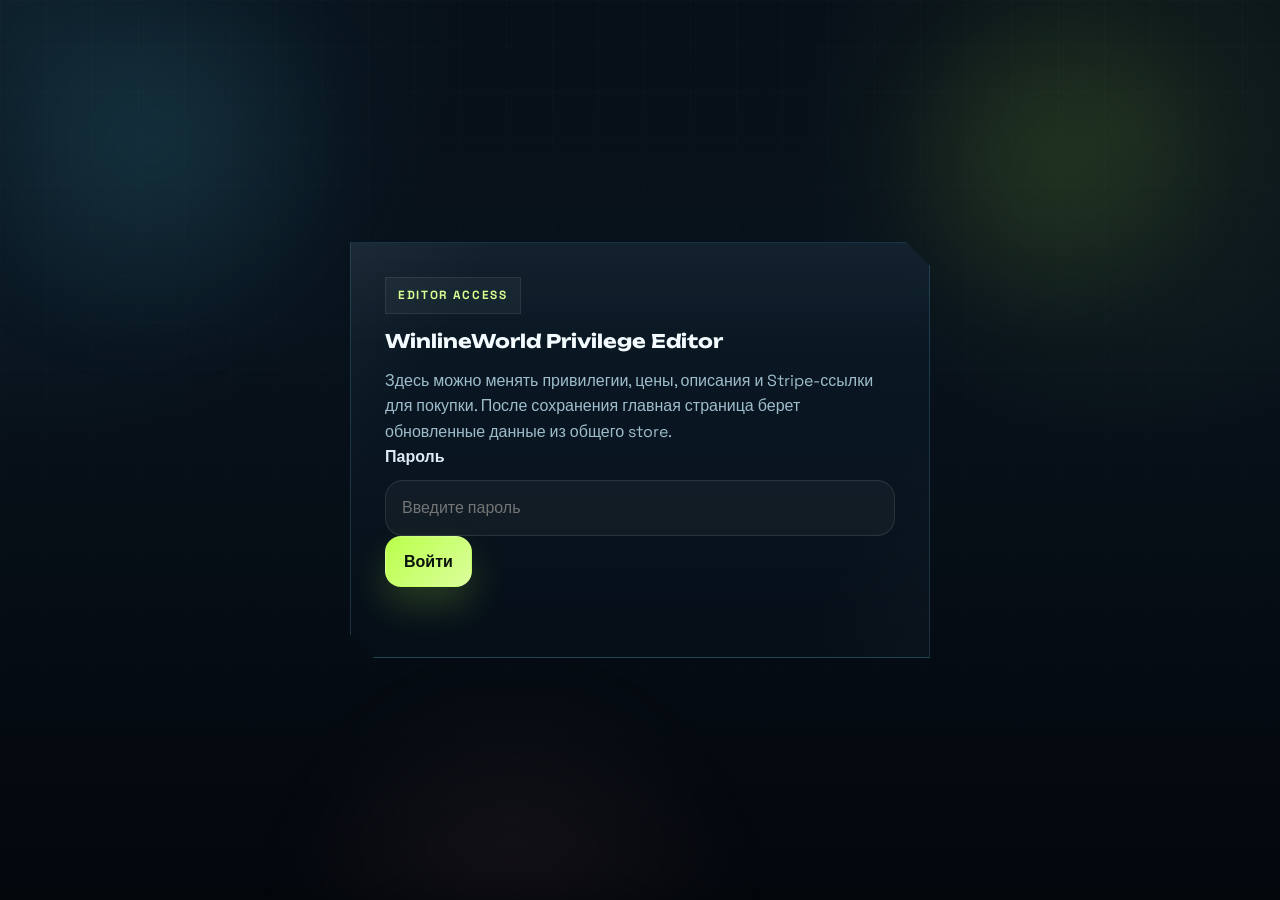
<file: editor.html>
<!DOCTYPE html>
<html lang="ru">
<head>
  <meta charset="UTF-8">
  <meta name="viewport" content="width=device-width, initial-scale=1.0">
  <title>WinlineWorld Privilege Editor</title>
  <link rel="preconnect" href="https://fonts.googleapis.com">
  <link rel="preconnect" href="https://fonts.gstatic.com" crossorigin>
  <link href="https://fonts.googleapis.com/css2?family=Space+Grotesk:wght@400;500;700&family=Unbounded:wght@400;500;700;800&display=swap" rel="stylesheet">
  <link rel="stylesheet" href="admin.css">
  <script src="store.js" defer></script>
  <script src="admin.js" defer></script>
</head>
<body>
  <main class="admin-page">
    <section class="auth-shell">
      <section class="auth-card" id="loginPanel">
        <span class="chip">Editor Access</span>
        <h1>WinlineWorld Privilege Editor</h1>
        <p>Здесь можно менять привилегии, цены, описания и Stripe-ссылки для покупки. После сохранения главная страница берет обновленные данные из общего store.</p>

        <form id="loginForm">
          <div class="field">
            <label class="label" for="password">Пароль</label>
            <input class="input" id="password" type="password" autocomplete="current-password" placeholder="Введите пароль" required>
          </div>
          <button class="button" type="submit">Войти</button>
          <div class="error-text" id="errorText"></div>
        </form>
      </section>
    </section>

    <section class="dashboard" id="dashboard">
      <header class="dashboard-head">
        <div class="dashboard-copy">
          <span class="chip">Store Control</span>
          <h2>Редактор привилегий и Stripe</h2>
          <p>Для каждой привилегии можно указать свою Stripe Payment Link или Stripe Checkout ссылку. Кнопка покупки на главной странице будет открывать именно ее.</p>
        </div>

        <div class="toolbar">
          <a class="ghost-button" id="homeLink" href="index.html">Открыть сайт</a>
          <button class="ghost-button" type="button" id="addPrivilegeButton">Добавить привилегию</button>
          <button class="button" type="button" id="saveStoreButton">Сохранить</button>
          <button class="ghost-button danger" type="button" id="resetStoreButton">Сбросить</button>
          <button class="ghost-button" type="button" id="logoutButton">Выйти</button>
        </div>
      </header>

      <section class="dashboard-grid">
        <article class="dashboard-card">
          <span class="chip">Общие настройки</span>
          <h3>Витрина магазина</h3>

          <label class="check-row">
            <input id="maintenanceEnabledInput" type="checkbox">
            <span>Включить режим технической поддержки</span>
          </label>

          <div class="field">
            <label class="label" for="maintenanceMessageInput">Текст о технической поддержке</label>
            <textarea class="textarea" id="maintenanceMessageInput" placeholder="Например: сайт закрыт на технические работы. Пожалуйста, зайдите позже."></textarea>
          </div>

          <div class="field">
            <label class="label" for="shopNoticeInput">Текст под секцией доната</label>
            <textarea class="textarea" id="shopNoticeInput" placeholder="Например: оплата проходит через Stripe..."></textarea>
          </div>

          <div class="field">
            <label class="label" for="stripeHelpUrlInput">Ссылка на Stripe Dashboard</label>
            <input class="input" id="stripeHelpUrlInput" type="url" placeholder="https://dashboard.stripe.com/payment-links">
          </div>

          <div class="note-box">
            <p>Быстрая ссылка на Stripe:</p>
            <a class="ghost-button" id="stripeHelpLink" href="https://dashboard.stripe.com/payment-links" target="_blank" rel="noopener noreferrer">Открыть Stripe Dashboard</a>
          </div>
        </article>

        <article class="info-card-admin">
          <span class="chip">Сводка</span>
          <h3>Текущие привилегии</h3>
          <ul class="summary-list" id="summaryList"></ul>
          <div class="toast-text" id="toastText"></div>
        </article>
      </section>

      <section class="editor-section">
        <div class="section-head">
          <div>
            <span class="chip">Privileges</span>
            <h3>Редактирование карточек</h3>
            <p>Вставляйте в поле Stripe ссылку вида <code>https://buy.stripe.com/...</code> для каждой привилегии отдельно.</p>
          </div>
        </div>

        <div class="editor-grid" id="privilegeEditors"></div>
      </section>
    </section>
  </main>
</body>
</html>
</file>
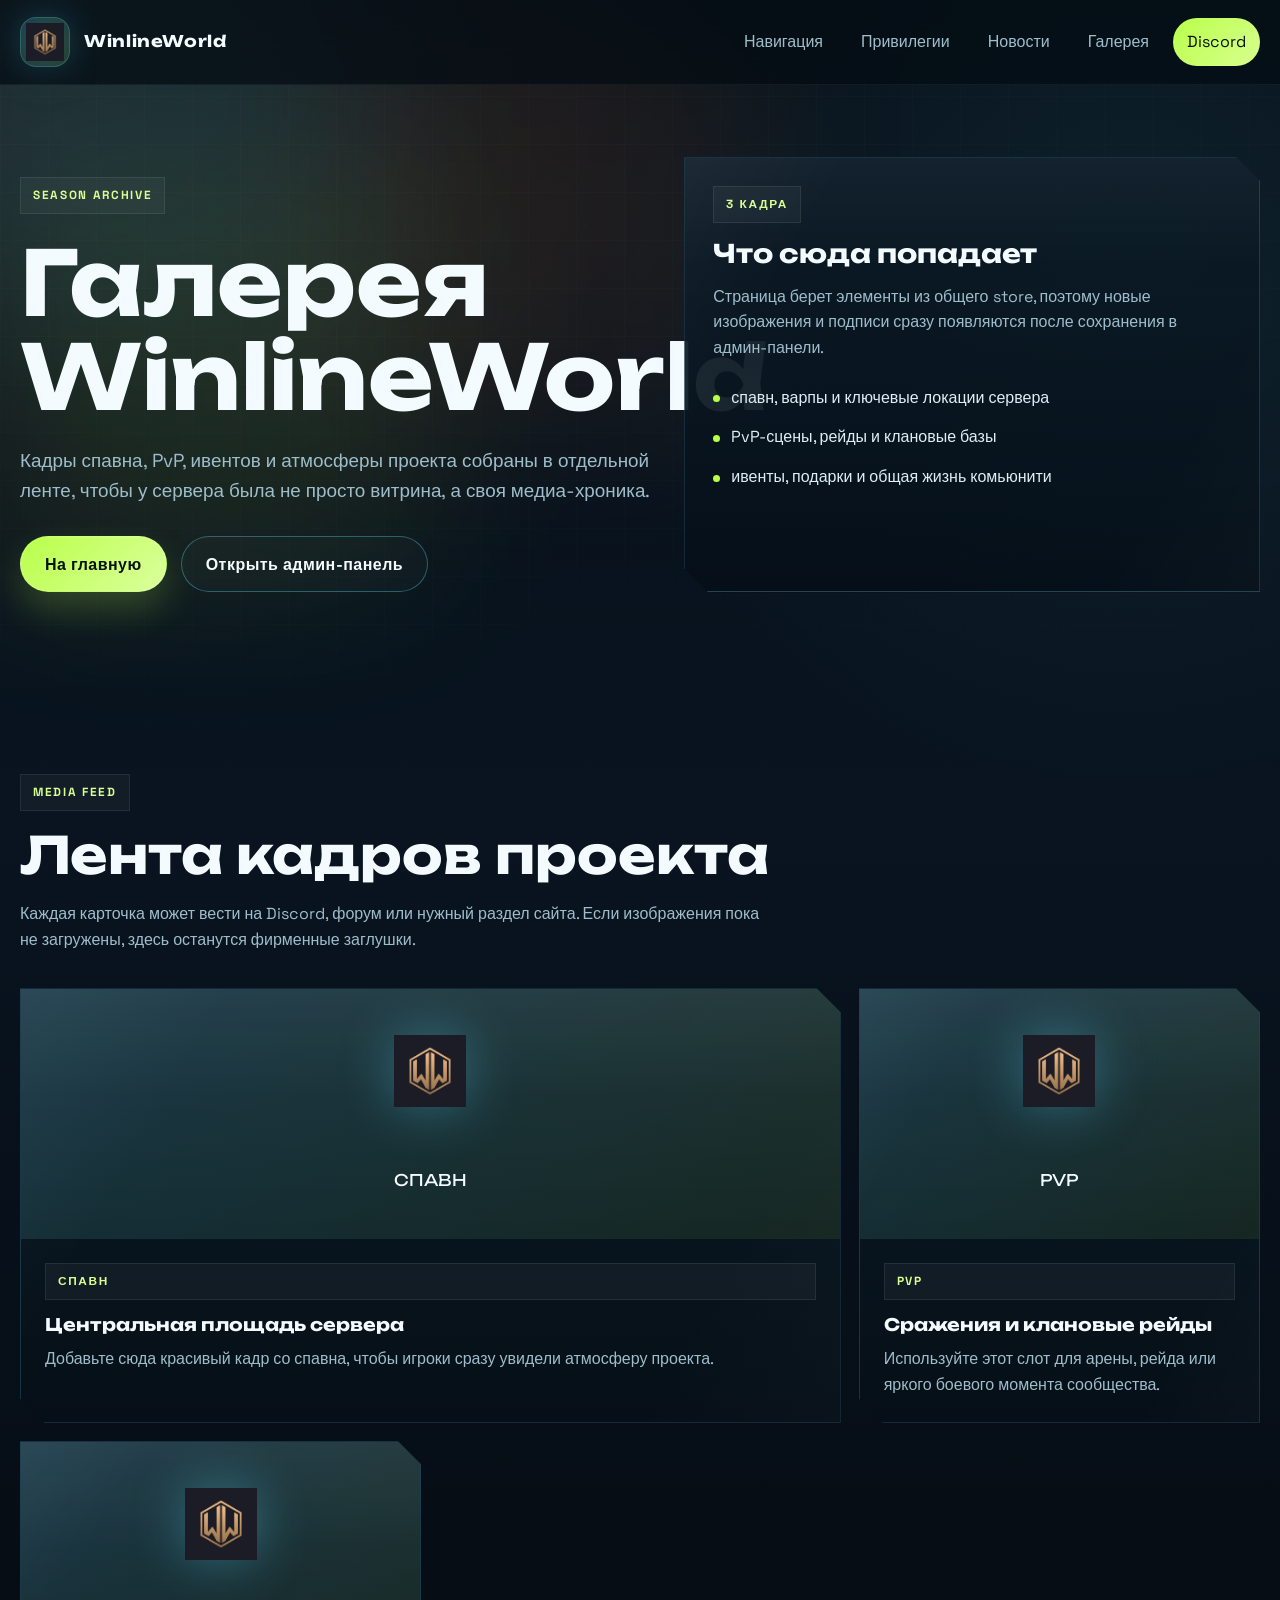
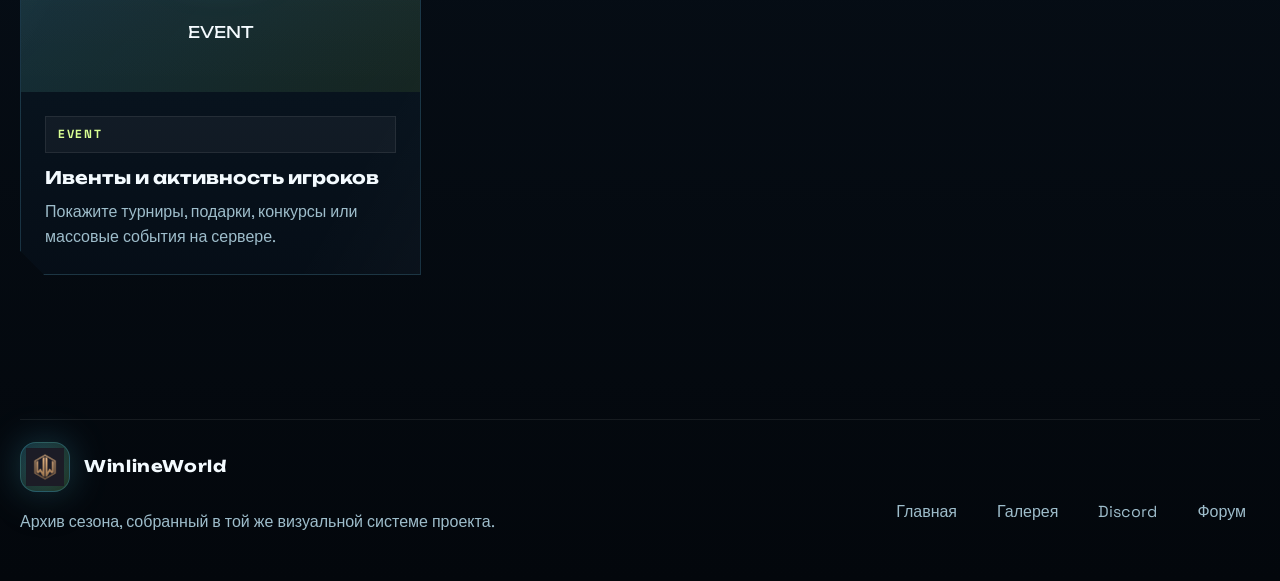
<file: gallery.html>
<!DOCTYPE html>
<html lang="ru">
<head>
  <meta charset="UTF-8">
  <meta name="viewport" content="width=device-width, initial-scale=1.0">
  <title>WinlineWorld | Галерея сезона</title>
  <meta name="description" content="Галерея WinlineWorld со скриншотами сервера, PvP, ивентами и кадрами сезона.">
  <link rel="preconnect" href="https://fonts.googleapis.com">
  <link rel="preconnect" href="https://fonts.gstatic.com" crossorigin>
  <link href="https://fonts.googleapis.com/css2?family=Space+Grotesk:wght@400;500;700&family=Unbounded:wght@400;500;700;800&display=swap" rel="stylesheet">
  <link rel="stylesheet" href="style.css">
  <script src="store.js" defer></script>
  <script src="script.js" defer></script>
</head>
<body class="page-gallery">
  <div class="site-backdrop" aria-hidden="true">
    <div class="backdrop-grid"></div>
    <div class="backdrop-noise"></div>
    <div class="backdrop-orb orb-a"></div>
    <div class="backdrop-orb orb-b"></div>
    <div class="backdrop-orb orb-c"></div>
  </div>

  <header class="navbar" data-site-shell>
    <div class="container nav-inner">
      <a class="brand" href="#gallery-top">
        <span class="brand-logo">
          <img class="brand-logo-image" src="logo.avif" alt="WinlineWorld logo">
        </span>
        <span class="brand-text">WinlineWorld</span>
      </a>

      <button class="nav-toggle" type="button" aria-label="Открыть меню" aria-expanded="false">
        <span></span>
        <span></span>
        <span></span>
      </button>

      <nav class="nav-menu">
        <a href="index.html#server-info">Навигация</a>
        <a href="index.html#donate">Привилегии</a>
        <a href="index.html#news">Новости</a>
        <a href="#galleryGrid">Галерея</a>
        <a class="nav-cta" href="https://discord.gg/x6GWKRKdkc" target="_blank" rel="noopener noreferrer">Discord</a>
      </nav>
    </div>
  </header>

  <div class="maintenance-banner" id="maintenanceBanner" hidden>
    <div class="container maintenance-banner-inner">
      <strong>Технические работы</strong>
      <span id="maintenanceText"></span>
    </div>
  </div>

  <section class="maintenance-screen" id="maintenanceScreen" hidden>
    <div class="container">
      <div class="maintenance-screen-inner">
        <span class="eyebrow">Gallery Offline</span>
        <h1>WinlineWorld</h1>
        <p id="maintenanceScreenText">Галерея временно недоступна из-за технических работ.</p>
      </div>
    </div>
  </section>

  <main id="gallery-top" data-site-shell>
    <section class="section gallery-hero">
      <div class="container gallery-hero-layout">
        <div class="gallery-hero-copy reveal">
          <span class="eyebrow">Season Archive</span>
          <h1>Галерея WinlineWorld</h1>
          <p class="hero-lead">Кадры спавна, PvP, ивентов и атмосферы проекта собраны в отдельной ленте, чтобы у сервера была не просто витрина, а своя медиа-хроника.</p>

          <div class="hero-actions">
            <a class="btn btn-primary" href="index.html">На главную</a>
            <a class="btn btn-secondary" href="admins.html">Открыть админ-панель</a>
          </div>
        </div>

        <aside class="gallery-hero-panel reveal">
          <span class="gallery-count-badge" id="galleryCount">0 кадров</span>
          <h2>Что сюда попадает</h2>
          <p>Страница берет элементы из общего store, поэтому новые изображения и подписи сразу появляются после сохранения в админ-панели.</p>
          <ul class="gallery-panel-list">
            <li>спавн, варпы и ключевые локации сервера</li>
            <li>PvP-сцены, рейды и клановые базы</li>
            <li>ивенты, подарки и общая жизнь комьюнити</li>
          </ul>
        </aside>
      </div>
    </section>

    <section class="section gallery-section">
      <div class="container">
        <div class="section-heading reveal">
          <span class="eyebrow">Media Feed</span>
          <h2>Лента кадров проекта</h2>
          <p class="section-note">Каждая карточка может вести на Discord, форум или нужный раздел сайта. Если изображения пока не загружены, здесь останутся фирменные заглушки.</p>
        </div>

        <div class="gallery-grid" id="galleryGrid"></div>
      </div>
    </section>
  </main>

  <footer class="footer" data-site-shell>
    <div class="container footer-inner">
      <div class="footer-brand-block">
        <a class="brand footer-brand" href="#gallery-top">
          <span class="brand-logo">
            <img class="brand-logo-image" src="logo.avif" alt="WinlineWorld logo">
          </span>
          <span class="brand-text">WinlineWorld</span>
        </a>
        <p>Архив сезона, собранный в той же визуальной системе проекта.</p>
      </div>

      <div class="footer-links">
        <a href="index.html">Главная</a>
        <a href="#galleryGrid">Галерея</a>
        <a href="https://discord.gg/x6GWKRKdkc" target="_blank" rel="noopener noreferrer">Discord</a>
        <a href="https://f-winlineworld.hgweb.ru/index.php" target="_blank" rel="noopener noreferrer">Форум</a>
      </div>
    </div>
  </footer>
</body>
</html>
</file>
<file: style.css>
:root {
  --bg: #071019;
  --bg-deep: #03070c;
  --bg-soft: #0d1a27;
  --panel: rgba(9, 23, 34, 0.76);
  --panel-strong: rgba(8, 20, 31, 0.92);
  --panel-soft: rgba(16, 33, 47, 0.72);
  --line: rgba(109, 214, 255, 0.18);
  --line-strong: rgba(109, 214, 255, 0.36);
  --text: #f4fbff;
  --muted: #9ebdcb;
  --accent: #b9ff49;
  --accent-soft: #d9ff93;
  --accent-alt: #5bdcff;
  --accent-warm: #ff9753;
  --success: #47f7ab;
  --danger: #ff9a8c;
  --shadow: 0 30px 80px rgba(0, 0, 0, 0.38);
  --radius-xl: 34px;
  --radius-lg: 28px;
  --radius-md: 22px;
  --radius-sm: 16px;
  --container: 1240px;
  --panel-clip: polygon(0 0, calc(100% - 24px) 0, 100% 24px, 100% 100%, 24px 100%, 0 calc(100% - 24px));
  --transition: 220ms ease;
}

*,
*::before,
*::after {
  box-sizing: border-box;
}

html {
  scroll-behavior: smooth;
}

body {
  margin: 0;
  min-width: 320px;
  min-height: 100vh;
  color: var(--text);
  background:
    radial-gradient(circle at top, rgba(91, 220, 255, 0.07), transparent 34%),
    linear-gradient(180deg, #071019 0%, #08121c 30%, #040910 100%);
  font-family: "Space Grotesk", sans-serif;
  line-height: 1.6;
  overflow-x: hidden;
}

body.page-gallery {
  background:
    radial-gradient(circle at top left, rgba(255, 151, 83, 0.08), transparent 28%),
    radial-gradient(circle at 88% 12%, rgba(91, 220, 255, 0.08), transparent 24%),
    linear-gradient(180deg, #071019 0%, #091420 38%, #03070c 100%);
}

a {
  color: inherit;
  text-decoration: none;
}

button,
input,
textarea {
  font: inherit;
}

button,
a {
  -webkit-tap-highlight-color: transparent;
}

img {
  display: block;
  max-width: 100%;
}

.site-backdrop {
  position: fixed;
  inset: 0;
  pointer-events: none;
  z-index: 0;
  overflow: hidden;
}

.backdrop-grid,
.backdrop-noise,
.backdrop-orb {
  position: absolute;
  inset: 0;
}

.backdrop-grid {
  background-image:
    linear-gradient(rgba(255, 255, 255, 0.035) 1px, transparent 1px),
    linear-gradient(90deg, rgba(255, 255, 255, 0.035) 1px, transparent 1px);
  background-size: 48px 48px;
  mask-image: linear-gradient(180deg, rgba(0, 0, 0, 0.9), rgba(0, 0, 0, 0.18));
  opacity: 0.56;
  animation: gridFloat 22s linear infinite;
}

.backdrop-noise {
  background-image:
    radial-gradient(circle at 25% 25%, rgba(255, 255, 255, 0.03) 0 1px, transparent 1px),
    radial-gradient(circle at 70% 45%, rgba(255, 255, 255, 0.02) 0 1px, transparent 1px),
    radial-gradient(circle at 50% 80%, rgba(255, 255, 255, 0.02) 0 1px, transparent 1px);
  background-size: 180px 180px, 220px 220px, 260px 260px;
  opacity: 0.38;
}

.backdrop-orb {
  filter: blur(90px);
  opacity: 0.62;
}

.orb-a {
  top: -160px;
  left: -120px;
  width: 480px;
  height: 480px;
  background: rgba(91, 220, 255, 0.18);
}

.orb-b {
  top: 18%;
  right: -120px;
  width: 420px;
  height: 420px;
  background: rgba(185, 255, 73, 0.14);
}

.orb-c {
  bottom: -180px;
  left: 26%;
  width: 420px;
  height: 420px;
  background: rgba(255, 151, 83, 0.14);
}

.container {
  width: min(calc(100% - 32px), var(--container));
  margin: 0 auto;
}

.navbar,
.maintenance-banner,
.maintenance-screen,
main,
.footer {
  position: relative;
  z-index: 1;
}

.section {
  position: relative;
  padding: 112px 0;
}

.eyebrow,
.hero-chip,
.route-code,
.spotlight-tag,
.gallery-count-badge,
.admin-chip,
.admin-card-label,
.news-tag,
.gallery-chip,
.manifesto-index,
.control-kicker,
.deck-pill,
.meta-label {
  display: inline-flex;
  align-items: center;
  gap: 8px;
  min-height: 34px;
  padding: 8px 12px;
  border: 1px solid rgba(255, 255, 255, 0.08);
  background: rgba(255, 255, 255, 0.04);
  color: var(--accent-soft);
  letter-spacing: 0.14em;
  text-transform: uppercase;
  font-size: 0.74rem;
  font-weight: 700;
}

h1,
h2,
h3 {
  margin: 0;
  font-family: "Unbounded", sans-serif;
  line-height: 1.05;
}

p {
  margin: 0;
  color: var(--muted);
}

.btn {
  display: inline-flex;
  align-items: center;
  justify-content: center;
  min-height: 56px;
  padding: 14px 24px;
  border-radius: 999px;
  border: 1px solid transparent;
  font-weight: 700;
  letter-spacing: 0.03em;
  transition:
    transform var(--transition),
    border-color var(--transition),
    background var(--transition),
    color var(--transition),
    box-shadow var(--transition);
}

.btn:hover,
.btn:focus-visible,
.nav-menu a:hover,
.nav-menu a:focus-visible,
.route-card:hover,
.route-card:focus-visible,
.news-link:hover,
.news-link:focus-visible,
.gallery-card-link:hover,
.gallery-card-link:focus-visible,
.donate-card-action:hover,
.donate-card-action:focus-visible,
.admin-action:hover,
.admin-action:focus-visible,
.admin-toolbar-btn:hover,
.admin-toolbar-btn:focus-visible {
  transform: translateY(-2px);
}

.btn-primary {
  color: #08120a;
  background: linear-gradient(135deg, var(--accent) 0%, #dbff9d 100%);
  box-shadow:
    0 18px 36px rgba(185, 255, 73, 0.2),
    0 0 0 1px rgba(255, 255, 255, 0.12) inset;
}

.btn-primary:hover,
.btn-primary:focus-visible {
  background: linear-gradient(135deg, #d1ff76 0%, #efffc9 100%);
}

.btn-secondary {
  border-color: rgba(91, 220, 255, 0.34);
  color: var(--text);
  background: rgba(255, 255, 255, 0.02);
}

.btn-secondary:hover,
.btn-secondary:focus-visible {
  border-color: rgba(91, 220, 255, 0.54);
  background: rgba(91, 220, 255, 0.08);
}

.hero-copy,
.control-card,
.route-card,
.meta-card,
.donate-card,
.spotlight-panel,
.news-card,
.manifesto-card,
.cta-panel,
.gallery-hero-panel,
.gallery-card,
.maintenance-screen-inner,
.admin-modal,
.admin-panel-shell,
.admin-card {
  position: relative;
  overflow: hidden;
  clip-path: var(--panel-clip);
  border: 1px solid var(--line);
  background:
    linear-gradient(180deg, rgba(255, 255, 255, 0.03), transparent 25%),
    linear-gradient(180deg, rgba(12, 28, 40, 0.94), rgba(6, 15, 24, 0.92));
  box-shadow: var(--shadow);
  isolation: isolate;
}

.hero-copy::before,
.control-card::before,
.route-card::before,
.meta-card::before,
.donate-card::before,
.spotlight-panel::before,
.news-card::before,
.manifesto-card::before,
.gallery-hero-panel::before,
.gallery-card::before,
.admin-card::before,
.admin-modal::before,
.admin-panel-shell::before,
.maintenance-screen-inner::before {
  content: "";
  position: absolute;
  inset: 0;
  background:
    linear-gradient(120deg, rgba(255, 255, 255, 0.08), transparent 20% 80%, rgba(255, 255, 255, 0.04));
  opacity: 0.5;
  pointer-events: none;
}

.navbar {
  position: sticky;
  top: 0;
  backdrop-filter: blur(20px);
  border-bottom: 1px solid rgba(255, 255, 255, 0.05);
  background: rgba(5, 13, 20, 0.74);
  z-index: 20;
}

.nav-inner {
  display: flex;
  align-items: center;
  justify-content: space-between;
  gap: 24px;
  min-height: 84px;
}

.brand {
  display: inline-flex;
  align-items: center;
  gap: 14px;
  min-width: 0;
}

.brand-logo {
  display: grid;
  place-items: center;
  width: 50px;
  height: 50px;
  border-radius: 16px;
  background: linear-gradient(135deg, rgba(91, 220, 255, 0.16), rgba(185, 255, 73, 0.14));
  border: 1px solid rgba(91, 220, 255, 0.22);
  box-shadow: 0 18px 30px rgba(0, 0, 0, 0.18);
}

.brand-logo-image {
  width: 38px;
  height: 38px;
  object-fit: contain;
  filter: drop-shadow(0 0 20px rgba(91, 220, 255, 0.35));
}

.brand-text {
  font-family: "Unbounded", sans-serif;
  font-size: 1rem;
  font-weight: 700;
  letter-spacing: 0.04em;
}

.nav-menu {
  display: flex;
  align-items: center;
  gap: 10px;
}

.nav-menu a {
  padding: 11px 14px;
  border-radius: 999px;
  color: var(--muted);
  transition:
    transform var(--transition),
    background var(--transition),
    color var(--transition);
}

.nav-menu a:hover,
.nav-menu a:focus-visible {
  color: var(--text);
  background: rgba(255, 255, 255, 0.05);
}

.nav-menu .nav-cta {
  color: #07120d;
  background: linear-gradient(135deg, var(--accent) 0%, #d8ff90 100%);
}

.nav-toggle {
  display: none;
  flex-direction: column;
  gap: 5px;
  width: 48px;
  height: 48px;
  padding: 0;
  border: 1px solid rgba(255, 255, 255, 0.08);
  border-radius: 16px;
  background: rgba(255, 255, 255, 0.03);
  color: inherit;
  cursor: pointer;
}

.nav-toggle span {
  width: 20px;
  height: 2px;
  margin: 0 auto;
  border-radius: 999px;
  background: currentColor;
}

.maintenance-banner[hidden],
.maintenance-screen[hidden] {
  display: none !important;
}

.maintenance-banner {
  border-bottom: 1px solid rgba(255, 255, 255, 0.08);
  background: linear-gradient(90deg, rgba(255, 151, 83, 0.18), rgba(185, 255, 73, 0.12));
}

.maintenance-banner-inner {
  display: flex;
  align-items: center;
  gap: 12px;
  min-height: 54px;
}

.maintenance-banner strong {
  color: #fff4db;
}

.maintenance-screen {
  display: flex;
  align-items: center;
  min-height: calc(100vh - 54px);
  padding: 48px 0;
}

.maintenance-screen-inner {
  max-width: 760px;
  margin: 0 auto;
  padding: 56px 34px;
  text-align: center;
}

.maintenance-screen-inner h1 {
  margin-top: 20px;
  font-size: clamp(3.2rem, 8vw, 6.4rem);
}

.maintenance-screen-inner p {
  margin-top: 22px;
  font-size: clamp(1.05rem, 2vw, 1.25rem);
  color: #dbecf5;
}

.hero {
  padding-top: 72px;
  padding-bottom: 80px;
}

.hero-shell,
.spotlight-shell,
.gallery-hero-layout {
  display: grid;
  grid-template-columns: minmax(0, 1.05fr) minmax(0, 0.95fr);
  gap: 28px;
  align-items: stretch;
}

.hero-copy,
.hero-deck,
.gallery-hero-copy {
  min-width: 0;
}

.hero-copy {
  padding: 38px;
}

.hero-badge-row {
  display: flex;
  flex-wrap: wrap;
  align-items: center;
  gap: 12px;
  margin-bottom: 18px;
}

.server-status {
  display: inline-flex;
  align-items: center;
  gap: 10px;
  min-height: 38px;
  padding: 10px 14px;
  border-radius: 999px;
  border: 1px solid rgba(71, 247, 171, 0.2);
  background: rgba(71, 247, 171, 0.08);
  color: #d9fff1;
  font-size: 0.86rem;
  font-weight: 700;
  letter-spacing: 0.08em;
}

.server-status-dot {
  width: 10px;
  height: 10px;
  border-radius: 50%;
  background: var(--success);
  box-shadow: 0 0 18px rgba(71, 247, 171, 0.8);
  animation: statusPulse 1.8s ease-in-out infinite;
}

.hero-chip {
  color: var(--accent-alt);
}

.hero-copy h1,
.gallery-hero-copy h1 {
  margin-top: 22px;
  font-size: clamp(3rem, 7vw, 5.8rem);
  max-width: 8ch;
}

.hero-lead {
  margin-top: 22px;
  max-width: 640px;
  font-size: clamp(1rem, 1.8vw, 1.18rem);
}

.hero-actions {
  display: flex;
  flex-wrap: wrap;
  gap: 14px;
  margin-top: 30px;
}

.hero-meta {
  display: grid;
  grid-template-columns: repeat(2, minmax(0, 1fr));
  gap: 16px;
  margin-top: 34px;
}

.meta-card {
  padding: 20px 22px;
}

.meta-card strong {
  display: block;
  margin-top: 12px;
  font-size: 1.05rem;
  color: var(--text);
}

.meta-card p {
  margin-top: 10px;
}

.control-card {
  height: 100%;
  padding: 34px;
}

.control-head {
  display: flex;
  align-items: flex-start;
  justify-content: space-between;
  gap: 18px;
}

.control-head h2 {
  margin-top: 12px;
  font-size: clamp(1.5rem, 3vw, 2rem);
}

.deck-pill {
  color: var(--accent);
}

.control-grid {
  display: grid;
  grid-template-columns: repeat(2, minmax(0, 1fr));
  gap: 16px;
  margin-top: 28px;
}

.control-panel {
  padding: 18px;
  border-radius: var(--radius-md);
  border: 1px solid rgba(255, 255, 255, 0.06);
  background: rgba(255, 255, 255, 0.03);
}

.control-panel-wide {
  grid-column: span 2;
}

.panel-index {
  color: var(--accent-alt);
  font-size: 0.84rem;
  font-weight: 700;
  letter-spacing: 0.14em;
  text-transform: uppercase;
}

.control-panel h3 {
  margin-top: 14px;
  font-size: 1.05rem;
}

.control-panel p {
  margin-top: 10px;
}

.signal-strip {
  display: flex;
  flex-wrap: wrap;
  gap: 12px;
  margin-top: 26px;
}

.signal-strip span {
  display: inline-flex;
  align-items: center;
  min-height: 38px;
  padding: 10px 14px;
  border-radius: 999px;
  background: rgba(255, 255, 255, 0.04);
  border: 1px solid rgba(255, 255, 255, 0.07);
  color: #dcedf6;
  font-size: 0.82rem;
  letter-spacing: 0.12em;
  text-transform: uppercase;
}

.section-heading {
  max-width: 760px;
}

.section-heading h2 {
  margin-top: 18px;
  font-size: clamp(2rem, 4vw, 3.3rem);
}

.section-note {
  margin-top: 18px;
  font-size: 1rem;
}

.section-heading-split {
  display: flex;
  align-items: end;
  justify-content: space-between;
  gap: 24px;
  max-width: none;
}

.section-heading-split > * {
  flex: 1 1 0;
}

.route-grid,
.manifesto-grid {
  display: grid;
  grid-template-columns: repeat(4, minmax(0, 1fr));
  gap: 18px;
  margin-top: 38px;
}

.route-card {
  display: flex;
  flex-direction: column;
  min-height: 270px;
  padding: 24px;
  transition:
    transform var(--transition),
    border-color var(--transition),
    background var(--transition);
}

.route-card:hover,
.route-card:focus-visible {
  border-color: rgba(185, 255, 73, 0.42);
  background:
    linear-gradient(180deg, rgba(255, 255, 255, 0.05), transparent 25%),
    linear-gradient(180deg, rgba(16, 33, 47, 0.98), rgba(8, 20, 31, 0.94));
}

.route-card h3 {
  margin-top: 18px;
  font-size: 1.12rem;
}

.route-card p {
  margin-top: 12px;
}

.route-link {
  margin-top: auto;
  padding-top: 20px;
  color: var(--accent-alt);
  font-weight: 700;
}

.trust-bar {
  display: grid;
  grid-template-columns: repeat(3, minmax(0, 1fr));
  gap: 16px;
  margin-top: 22px;
}

.trust-item {
  padding: 18px 20px;
  border: 1px solid rgba(255, 255, 255, 0.08);
  border-radius: 20px;
  background: rgba(255, 255, 255, 0.03);
}

.trust-item strong {
  display: block;
  font-family: "Unbounded", sans-serif;
  font-size: 1rem;
}

.trust-item span {
  display: block;
  margin-top: 8px;
  color: var(--muted);
}

.donate-grid {
  display: grid;
  grid-template-columns: repeat(3, minmax(0, 1fr));
  gap: 18px;
  margin-top: 36px;
}

.donate-card {
  display: flex;
  flex-direction: column;
  min-height: 100%;
  padding: 26px;
  transition:
    transform var(--transition),
    border-color var(--transition),
    box-shadow var(--transition);
}

.donate-card:hover,
.donate-card:focus-within {
  border-color: rgba(185, 255, 73, 0.34);
  box-shadow: 0 34px 90px rgba(0, 0, 0, 0.42);
}

.donate-card::after {
  content: "";
  position: absolute;
  inset: 0 auto auto 0;
  width: 100%;
  height: 4px;
  background: linear-gradient(90deg, var(--card-accent, var(--accent-alt)), transparent);
  pointer-events: none;
}

.featured-card {
  grid-column: span 2;
}

.card-stripe {
  width: 88px;
  height: 4px;
  border-radius: 999px;
  background: linear-gradient(90deg, var(--card-accent, var(--accent)), var(--card-accent-soft, var(--accent-alt)));
}

.donate-card-top {
  display: flex;
  align-items: flex-start;
  justify-content: space-between;
  gap: 16px;
}

.donate-badge {
  display: inline-flex;
  align-items: center;
  justify-content: center;
  width: 46px;
  height: 46px;
  border-radius: 16px;
  background: rgba(255, 255, 255, 0.05);
  color: var(--text);
  font-weight: 700;
}

.donate-price-wrap {
  text-align: right;
}

.donate-price-label {
  display: block;
  color: var(--muted);
  font-size: 0.78rem;
  letter-spacing: 0.1em;
  text-transform: uppercase;
}

.donate-price {
  display: inline-block;
  margin-top: 8px;
  font-family: "Unbounded", sans-serif;
  font-size: clamp(1.5rem, 3vw, 2rem);
}

.donate-card-body {
  margin-top: 24px;
}

.donate-card-head {
  display: flex;
  align-items: center;
  justify-content: space-between;
  gap: 14px;
}

.donate-chip {
  display: inline-flex;
  align-items: center;
  min-height: 32px;
  padding: 8px 12px;
  border-radius: 999px;
  background: rgba(185, 255, 73, 0.12);
  color: var(--accent-soft);
  font-size: 0.75rem;
  font-weight: 700;
  letter-spacing: 0.12em;
  text-transform: uppercase;
}

.donate-title {
  font-size: 1.22rem;
}

.donate-description {
  margin-top: 14px;
}

.donate-perks {
  display: grid;
  gap: 12px;
  margin: 22px 0 0;
  padding: 0;
  list-style: none;
}

.donate-perks li {
  position: relative;
  padding-left: 20px;
  color: #deedf5;
}

.donate-perks li::before {
  content: "";
  position: absolute;
  top: 0.7em;
  left: 0;
  width: 8px;
  height: 8px;
  border-radius: 50%;
  background: var(--card-accent, var(--accent));
  box-shadow: 0 0 16px rgba(185, 255, 73, 0.28);
}

.donate-card-footer {
  display: flex;
  align-items: end;
  justify-content: space-between;
  gap: 18px;
  margin-top: auto;
  padding-top: 28px;
}

.buy-note {
  max-width: 280px;
  font-size: 0.9rem;
}

.donate-card-action {
  display: inline-flex;
  align-items: center;
  justify-content: center;
  min-width: 130px;
  min-height: 48px;
  padding: 12px 18px;
  border-radius: 999px;
  background: rgba(255, 255, 255, 0.04);
  border: 1px solid rgba(255, 255, 255, 0.08);
  font-weight: 700;
  transition:
    transform var(--transition),
    background var(--transition),
    border-color var(--transition);
}

.donate-card-action:hover,
.donate-card-action:focus-visible {
  background: rgba(91, 220, 255, 0.09);
  border-color: rgba(91, 220, 255, 0.32);
}

.donate-card-action.is-disabled {
  cursor: not-allowed;
  opacity: 0.64;
}

.theme-nova {
  --card-accent: #b9ff49;
  --card-accent-soft: #e3ffb8;
}

.theme-orbit {
  --card-accent: #5bdcff;
  --card-accent-soft: #c0f2ff;
}

.theme-pulse {
  --card-accent: #ff9753;
  --card-accent-soft: #ffd4b7;
}

.theme-aether {
  --card-accent: #7effc9;
  --card-accent-soft: #d2ffef;
}

.theme-vortex {
  --card-accent: #f7ff74;
  --card-accent-soft: #fcffd6;
}

.theme-nebula {
  --card-accent: #7cc6ff;
  --card-accent-soft: #d7efff;
}

.theme-titan {
  --card-accent: #ffc16a;
  --card-accent-soft: #ffe7be;
}

.theme-eclipse {
  --card-accent: #87ff9d;
  --card-accent-soft: #d8ffe0;
}

.theme-cosmos {
  --card-accent: #ffba8c;
  --card-accent-soft: #ffe3d2;
}

.spotlight-section {
  padding-top: 76px;
}

.spotlight-copy,
.spotlight-panels {
  min-width: 0;
}

.timeline-list {
  display: grid;
  gap: 16px;
  margin-top: 28px;
}

.timeline-item {
  display: flex;
  gap: 18px;
  align-items: flex-start;
  padding: 18px 20px;
  border-radius: 22px;
  border: 1px solid rgba(255, 255, 255, 0.08);
  background: rgba(255, 255, 255, 0.03);
}

.timeline-item span {
  flex: 0 0 54px;
  display: grid;
  place-items: center;
  height: 54px;
  border-radius: 16px;
  background: rgba(91, 220, 255, 0.12);
  color: var(--accent-alt);
  font-family: "Unbounded", sans-serif;
  font-size: 0.9rem;
}

.timeline-item h3 {
  font-size: 1rem;
}

.timeline-item p {
  margin-top: 8px;
}

.spotlight-panels {
  display: grid;
  gap: 18px;
}

.spotlight-panel {
  padding: 24px;
}

.spotlight-panel h3 {
  margin-top: 16px;
  font-size: 1.16rem;
}

.spotlight-panel p {
  margin-top: 10px;
}

.news-layout {
  display: grid;
  grid-template-columns: repeat(3, minmax(0, 1fr));
  gap: 18px;
  margin-top: 36px;
}

.news-card {
  display: flex;
  flex-direction: column;
  min-height: 100%;
  padding: 24px;
}

.news-card-featured {
  grid-column: span 2;
}

.news-meta {
  display: flex;
  align-items: center;
  justify-content: space-between;
  gap: 12px;
}

.news-date {
  color: var(--muted);
  font-size: 0.88rem;
  letter-spacing: 0.08em;
  text-transform: uppercase;
}

.news-card h3 {
  margin-top: 18px;
  font-size: 1.18rem;
}

.news-card p {
  margin-top: 14px;
}

.news-link {
  margin-top: auto;
  padding-top: 28px;
  color: var(--accent-alt);
  font-weight: 700;
}

.manifesto-grid {
  margin-top: 34px;
}

.manifesto-card {
  padding: 24px;
}

.manifesto-card h3 {
  margin-top: 16px;
  font-size: 1.06rem;
}

.manifesto-card p {
  margin-top: 12px;
}

.cta-panel {
  display: flex;
  align-items: center;
  justify-content: space-between;
  gap: 24px;
  margin-top: 34px;
  padding: 28px;
}

.cta-panel h2 {
  margin-top: 16px;
  font-size: clamp(1.5rem, 3vw, 2.2rem);
}

.gallery-hero {
  padding-top: 72px;
  padding-bottom: 70px;
}

.gallery-hero-copy {
  padding-top: 20px;
}

.gallery-hero-panel {
  padding: 28px;
}

.gallery-hero-panel h2 {
  margin-top: 18px;
  font-size: 1.6rem;
}

.gallery-hero-panel p {
  margin-top: 16px;
}

.gallery-panel-list {
  display: grid;
  gap: 14px;
  margin: 24px 0 0;
  padding: 0;
  list-style: none;
}

.gallery-panel-list li {
  position: relative;
  padding-left: 18px;
  color: #dfedf5;
}

.gallery-panel-list li::before {
  content: "";
  position: absolute;
  top: 0.68em;
  left: 0;
  width: 7px;
  height: 7px;
  border-radius: 50%;
  background: var(--accent);
}

.gallery-grid {
  display: grid;
  grid-template-columns: repeat(3, minmax(0, 1fr));
  gap: 18px;
  margin-top: 36px;
}

.gallery-card {
  display: flex;
  flex-direction: column;
  min-height: 100%;
}

.gallery-card-featured {
  grid-column: span 2;
}

.gallery-media {
  position: relative;
  min-height: 250px;
  background:
    linear-gradient(135deg, rgba(91, 220, 255, 0.14), rgba(185, 255, 73, 0.08)),
    linear-gradient(180deg, rgba(255, 255, 255, 0.03), transparent);
}

.gallery-image {
  width: 100%;
  height: 100%;
  min-height: 250px;
  object-fit: cover;
}

.gallery-placeholder {
  display: grid;
  place-items: center;
  gap: 16px;
  min-height: 250px;
  padding: 24px;
  text-align: center;
}

.gallery-placeholder img {
  width: 72px;
  height: 72px;
  object-fit: contain;
  filter: drop-shadow(0 0 26px rgba(91, 220, 255, 0.34));
}

.gallery-placeholder span {
  color: var(--text);
  font-family: "Unbounded", sans-serif;
}

.gallery-copy {
  display: flex;
  flex-direction: column;
  flex: 1 1 auto;
  padding: 24px;
}

.gallery-copy h3 {
  margin-top: 16px;
  font-size: 1.08rem;
}

.gallery-copy p {
  margin-top: 12px;
}

.gallery-card-link {
  margin-top: auto;
  padding-top: 24px;
  color: var(--accent-alt);
  font-weight: 700;
}

.gallery-empty {
  grid-column: span 2;
}

.footer {
  padding: 32px 0 46px;
}

.footer-inner {
  display: flex;
  align-items: flex-end;
  justify-content: space-between;
  gap: 22px;
  padding-top: 22px;
  border-top: 1px solid rgba(255, 255, 255, 0.08);
}

.footer-brand-block p {
  margin-top: 16px;
  max-width: 520px;
}

.footer-links {
  display: flex;
  flex-wrap: wrap;
  justify-content: flex-end;
  gap: 12px;
}

.footer-links a {
  padding: 10px 14px;
  border-radius: 999px;
  color: var(--muted);
  transition: background var(--transition), color var(--transition);
}

.footer-links a:hover,
.footer-links a:focus-visible {
  background: rgba(255, 255, 255, 0.05);
  color: var(--text);
}

.admin-auth,
.admin-panel {
  position: fixed;
  inset: 0;
  display: grid;
  place-items: center;
  padding: 24px;
  pointer-events: none;
  opacity: 0;
  transition: opacity var(--transition);
  z-index: 40;
}

.admin-auth.is-open,
.admin-panel.is-open {
  opacity: 1;
  pointer-events: auto;
}

.admin-backdrop,
.admin-panel-backdrop {
  position: absolute;
  inset: 0;
  background: rgba(3, 9, 14, 0.72);
  backdrop-filter: blur(16px);
}

.admin-modal {
  position: relative;
  width: min(100%, 520px);
  padding: 32px;
}

.admin-close {
  position: absolute;
  top: 18px;
  right: 18px;
  width: 42px;
  height: 42px;
  border: 0;
  border-radius: 14px;
  background: rgba(255, 255, 255, 0.05);
  color: var(--text);
  cursor: pointer;
}

.admin-modal h2 {
  margin-top: 18px;
  font-size: 1.8rem;
}

.admin-modal p {
  margin-top: 14px;
}

.admin-form {
  display: grid;
  gap: 14px;
  margin-top: 26px;
}

.admin-label {
  color: #dcecf5;
  font-weight: 700;
}

.admin-input {
  width: 100%;
  min-height: 54px;
  padding: 14px 16px;
  border: 1px solid rgba(255, 255, 255, 0.1);
  border-radius: 18px;
  background: rgba(255, 255, 255, 0.04);
  color: var(--text);
  outline: none;
  transition:
    border-color var(--transition),
    background var(--transition);
}

.admin-input:focus {
  border-color: rgba(91, 220, 255, 0.38);
  background: rgba(255, 255, 255, 0.06);
}

.admin-submit {
  width: 100%;
}

.admin-error {
  min-height: 24px;
  color: var(--danger);
}

.admin-panel-shell {
  position: relative;
  width: min(100%, 1080px);
  max-height: min(90vh, 900px);
  padding: 30px;
  overflow: auto;
}

.admin-panel-head {
  display: flex;
  align-items: flex-start;
  justify-content: space-between;
  gap: 18px;
}

.admin-panel-head h2 {
  margin-top: 16px;
  font-size: 1.9rem;
}

.admin-panel-head p {
  margin-top: 14px;
  max-width: 620px;
}

.admin-toolbar,
.admin-actions {
  display: flex;
  flex-wrap: wrap;
  gap: 12px;
}

.admin-toolbar-btn,
.admin-action {
  display: inline-flex;
  align-items: center;
  justify-content: center;
  min-height: 46px;
  padding: 12px 16px;
  border-radius: 16px;
  border: 1px solid rgba(255, 255, 255, 0.08);
  background: rgba(255, 255, 255, 0.04);
  color: var(--text);
  cursor: pointer;
  transition:
    transform var(--transition),
    border-color var(--transition),
    background var(--transition);
}

.admin-panel-grid {
  display: grid;
  grid-template-columns: repeat(3, minmax(0, 1fr));
  gap: 18px;
  margin-top: 28px;
}

.admin-card {
  padding: 22px;
}

.admin-card-wide {
  grid-column: span 3;
}

.admin-card h3 {
  margin-top: 16px;
  font-size: 1.08rem;
}

.admin-card p {
  margin-top: 14px;
}

.admin-list {
  display: grid;
  gap: 12px;
  margin: 18px 0 0;
  padding: 0;
  list-style: none;
}

.admin-list li {
  position: relative;
  padding-left: 18px;
  color: #deedf5;
}

.admin-list li::before {
  content: "";
  position: absolute;
  top: 0.72em;
  left: 0;
  width: 7px;
  height: 7px;
  border-radius: 50%;
  background: var(--accent-alt);
}

.toast {
  position: fixed;
  right: 18px;
  bottom: 18px;
  max-width: min(320px, calc(100vw - 32px));
  padding: 14px 16px;
  border-radius: 18px;
  border: 1px solid rgba(255, 255, 255, 0.08);
  background: rgba(7, 16, 25, 0.94);
  color: #e9f6fc;
  box-shadow: var(--shadow);
  opacity: 0;
  transform: translateY(18px);
  pointer-events: none;
  transition:
    opacity var(--transition),
    transform var(--transition);
  z-index: 50;
}

.toast.is-visible {
  opacity: 1;
  transform: translateY(0);
}

.reveal {
  opacity: 0;
  transform: translateY(26px);
  transition:
    opacity 520ms ease,
    transform 520ms ease;
}

.reveal.is-visible {
  opacity: 1;
  transform: translateY(0);
}

@keyframes gridFloat {
  0% {
    transform: translate3d(0, 0, 0);
  }
  50% {
    transform: translate3d(0, -12px, 0);
  }
  100% {
    transform: translate3d(0, 0, 0);
  }
}

@keyframes statusPulse {
  0%,
  100% {
    transform: scale(1);
    opacity: 1;
  }
  50% {
    transform: scale(1.18);
    opacity: 0.72;
  }
}

@media (max-width: 1150px) {
  .hero-shell,
  .spotlight-shell,
  .gallery-hero-layout,
  .section-heading-split {
    grid-template-columns: 1fr;
  }

  .section-heading-split {
    display: grid;
  }

  .route-grid,
  .manifesto-grid {
    grid-template-columns: repeat(2, minmax(0, 1fr));
  }

  .donate-grid,
  .gallery-grid,
  .news-layout {
    grid-template-columns: repeat(2, minmax(0, 1fr));
  }

  .featured-card,
  .news-card-featured,
  .gallery-card-featured,
  .gallery-empty {
    grid-column: span 2;
  }

  .admin-panel-grid {
    grid-template-columns: repeat(2, minmax(0, 1fr));
  }

  .admin-card-wide {
    grid-column: span 2;
  }
}

@media (max-width: 860px) {
  .nav-toggle {
    display: flex;
    justify-content: center;
  }

  .nav-menu {
    position: absolute;
    top: calc(100% + 12px);
    left: 16px;
    right: 16px;
    flex-direction: column;
    align-items: stretch;
    gap: 8px;
    padding: 14px;
    border: 1px solid rgba(255, 255, 255, 0.08);
    border-radius: 24px;
    background: rgba(5, 13, 20, 0.96);
    box-shadow: var(--shadow);
    opacity: 0;
    transform: translateY(-12px);
    pointer-events: none;
    transition:
      opacity var(--transition),
      transform var(--transition);
  }

  .nav-menu.is-open {
    opacity: 1;
    transform: translateY(0);
    pointer-events: auto;
  }

  .nav-menu a {
    width: 100%;
  }

  .hero-copy,
  .control-card,
  .gallery-hero-panel,
  .admin-modal,
  .admin-panel-shell {
    padding: 26px;
  }

  .hero-meta,
  .trust-bar,
  .control-grid,
  .admin-panel-grid {
    grid-template-columns: 1fr;
  }

  .control-panel-wide,
  .admin-card-wide {
    grid-column: span 1;
  }

  .donate-grid,
  .gallery-grid,
  .news-layout,
  .route-grid,
  .manifesto-grid {
    grid-template-columns: 1fr;
  }

  .featured-card,
  .news-card-featured,
  .gallery-card-featured,
  .gallery-empty {
    grid-column: span 1;
  }

  .donate-card-footer,
  .cta-panel,
  .footer-inner,
  .admin-panel-head {
    flex-direction: column;
    align-items: flex-start;
  }

  .buy-note {
    max-width: none;
  }
}

@media (max-width: 640px) {
  .section {
    padding: 88px 0;
  }

  .hero {
    padding-top: 52px;
  }

  .hero-copy h1,
  .gallery-hero-copy h1,
  .maintenance-screen-inner h1 {
    font-size: clamp(2.5rem, 12vw, 4rem);
  }

  .hero-meta {
    grid-template-columns: 1fr;
  }

  .hero-actions,
  .admin-actions,
  .admin-toolbar,
  .footer-links {
    width: 100%;
  }

  .hero-actions .btn,
  .cta-panel .btn {
    width: 100%;
  }

  .maintenance-banner-inner {
    flex-direction: column;
    align-items: flex-start;
    padding: 10px 0;
  }
}

@media (prefers-reduced-motion: reduce) {
  html {
    scroll-behavior: auto;
  }

  *,
  *::before,
  *::after {
    animation-duration: 0.01ms !important;
    animation-iteration-count: 1 !important;
    transition-duration: 0.01ms !important;
    scroll-behavior: auto !important;
  }
}
</file>
<file: admin.css>
:root {
  --bg: #071019;
  --bg-deep: #03070c;
  --panel: rgba(8, 20, 31, 0.88);
  --panel-soft: rgba(16, 33, 47, 0.74);
  --line: rgba(109, 214, 255, 0.18);
  --line-strong: rgba(109, 214, 255, 0.34);
  --text: #f4fbff;
  --muted: #9ebdcb;
  --accent: #b9ff49;
  --accent-soft: #d9ff93;
  --accent-alt: #5bdcff;
  --danger: #ff9a8c;
  --success: #7fffc9;
  --shadow: 0 30px 80px rgba(0, 0, 0, 0.38);
  --radius-xl: 34px;
  --radius-lg: 28px;
  --radius-md: 22px;
  --radius-sm: 16px;
  --panel-clip: polygon(0 0, calc(100% - 24px) 0, 100% 24px, 100% 100%, 24px 100%, 0 calc(100% - 24px));
  --transition: 220ms ease;
}

*,
*::before,
*::after {
  box-sizing: border-box;
}

body {
  margin: 0;
  min-width: 320px;
  min-height: 100vh;
  color: var(--text);
  background:
    radial-gradient(circle at top left, rgba(91, 220, 255, 0.08), transparent 30%),
    radial-gradient(circle at 88% 14%, rgba(185, 255, 73, 0.08), transparent 24%),
    linear-gradient(180deg, #071019 0%, #08121c 36%, #03070c 100%);
  font-family: "Space Grotesk", sans-serif;
  line-height: 1.6;
  overflow-x: hidden;
}

body::before,
body::after {
  content: "";
  position: fixed;
  inset: 0;
  pointer-events: none;
}

body::before {
  background-image:
    linear-gradient(rgba(255, 255, 255, 0.035) 1px, transparent 1px),
    linear-gradient(90deg, rgba(255, 255, 255, 0.035) 1px, transparent 1px);
  background-size: 46px 46px;
  mask-image: linear-gradient(180deg, rgba(0, 0, 0, 0.92), rgba(0, 0, 0, 0.22));
  opacity: 0.55;
}

body::after {
  background:
    radial-gradient(circle at 12% 16%, rgba(91, 220, 255, 0.12), transparent 16%),
    radial-gradient(circle at 82% 18%, rgba(185, 255, 73, 0.1), transparent 14%),
    radial-gradient(circle at 40% 100%, rgba(255, 154, 140, 0.08), transparent 20%);
  filter: blur(32px);
}

a {
  color: inherit;
  text-decoration: none;
}

button,
input,
textarea {
  font: inherit;
}

h1,
h2,
h3 {
  margin: 0;
  font-family: "Unbounded", sans-serif;
  line-height: 1.06;
}

p {
  margin: 0;
  color: var(--muted);
}

code {
  padding: 2px 8px;
  border-radius: 999px;
  background: rgba(255, 255, 255, 0.06);
  font-size: 0.92em;
}

.admin-page {
  position: relative;
  z-index: 1;
  min-height: 100vh;
  padding: 24px;
}

.auth-shell,
.dashboard {
  width: min(100%, 1240px);
  margin: 0 auto;
}

.auth-shell {
  display: flex;
  align-items: center;
  justify-content: center;
  min-height: calc(100vh - 48px);
}

.auth-card,
.dashboard,
.dashboard-card,
.editor-card,
.info-card-admin,
.upload-panel,
.note-box {
  position: relative;
  overflow: hidden;
  clip-path: var(--panel-clip);
  border: 1px solid var(--line);
  background:
    linear-gradient(180deg, rgba(255, 255, 255, 0.03), transparent 25%),
    linear-gradient(180deg, rgba(12, 28, 40, 0.96), rgba(6, 15, 24, 0.94));
  box-shadow: var(--shadow);
}

.auth-card::before,
.dashboard::before,
.dashboard-card::before,
.editor-card::before,
.info-card-admin::before,
.upload-panel::before,
.note-box::before {
  content: "";
  position: absolute;
  inset: 0;
  background:
    linear-gradient(120deg, rgba(255, 255, 255, 0.08), transparent 18% 82%, rgba(255, 255, 255, 0.04));
  opacity: 0.48;
  pointer-events: none;
}

.auth-card {
  width: min(100%, 580px);
  padding: 34px;
}

.dashboard {
  display: none;
  padding: 30px;
}

.dashboard.is-open {
  display: block;
}

.chip {
  display: inline-flex;
  align-items: center;
  min-height: 34px;
  padding: 8px 12px;
  border: 1px solid rgba(255, 255, 255, 0.08);
  background: rgba(255, 255, 255, 0.04);
  color: var(--accent-soft);
  letter-spacing: 0.14em;
  text-transform: uppercase;
  font-size: 0.74rem;
  font-weight: 700;
}

.auth-card h1,
.dashboard-head h2,
.section-head h3 {
  margin-top: 18px;
}

.auth-card p,
.dashboard-copy p,
.section-head p {
  margin-top: 16px;
}

.field + .field {
  margin-top: 16px;
}

.label {
  display: block;
  margin-bottom: 10px;
  color: #dcecf5;
  font-weight: 700;
}

.input,
.textarea {
  width: 100%;
  min-height: 54px;
  padding: 14px 16px;
  border: 1px solid rgba(255, 255, 255, 0.1);
  border-radius: 18px;
  background: rgba(255, 255, 255, 0.04);
  color: var(--text);
  outline: none;
  transition:
    border-color var(--transition),
    background var(--transition),
    box-shadow var(--transition);
}

.textarea {
  min-height: 132px;
  resize: vertical;
}

.input:focus,
.textarea:focus {
  border-color: var(--line-strong);
  background: rgba(255, 255, 255, 0.06);
  box-shadow: 0 0 0 4px rgba(91, 220, 255, 0.08);
}

.toolbar,
.editor-actions,
.inline-actions,
.upload-actions {
  display: flex;
  flex-wrap: wrap;
  gap: 12px;
}

.button,
.ghost-button,
.small-button {
  display: inline-flex;
  align-items: center;
  justify-content: center;
  min-height: 50px;
  padding: 12px 18px;
  border: 1px solid transparent;
  border-radius: 16px;
  cursor: pointer;
  transition:
    transform var(--transition),
    background var(--transition),
    border-color var(--transition),
    color var(--transition),
    box-shadow var(--transition);
}

.button:hover,
.button:focus-visible,
.ghost-button:hover,
.ghost-button:focus-visible,
.small-button:hover,
.small-button:focus-visible {
  transform: translateY(-2px);
}

.button {
  color: #08120a;
  background: linear-gradient(135deg, var(--accent) 0%, #dbff9d 100%);
  box-shadow:
    0 18px 36px rgba(185, 255, 73, 0.18),
    0 0 0 1px rgba(255, 255, 255, 0.08) inset;
  font-weight: 700;
}

.ghost-button,
.small-button {
  color: var(--text);
  background: rgba(255, 255, 255, 0.04);
  border-color: rgba(255, 255, 255, 0.1);
}

.ghost-button:hover,
.ghost-button:focus-visible,
.small-button:hover,
.small-button:focus-visible {
  background: rgba(91, 220, 255, 0.09);
  border-color: rgba(91, 220, 255, 0.26);
}

.small-button {
  min-height: 42px;
  padding: 10px 14px;
}

.button.danger,
.ghost-button.danger,
.small-button.danger {
  color: #ffe4df;
  border-color: rgba(255, 154, 140, 0.22);
}

.error-text,
.helper-text,
.toast-text {
  min-height: 24px;
  margin-top: 12px;
  font-size: 0.95rem;
}

.error-text {
  color: var(--danger);
}

.helper-text,
.toast-text {
  color: #dcecf5;
}

.helper-text.is-error,
.toast-text.is-error {
  color: var(--danger);
}

.helper-text.is-success,
.toast-text.is-success {
  color: var(--success);
}

.dashboard-head {
  display: flex;
  align-items: flex-start;
  justify-content: space-between;
  gap: 24px;
}

.dashboard-grid {
  display: grid;
  grid-template-columns: repeat(2, minmax(0, 1fr));
  gap: 18px;
  margin-top: 26px;
}

.dashboard-card,
.info-card-admin {
  padding: 24px;
}

.dashboard-card h3,
.info-card-admin h3 {
  margin-top: 16px;
}

.dashboard-card p,
.info-card-admin p {
  margin-top: 14px;
}

.summary-list {
  display: grid;
  gap: 12px;
  margin: 18px 0 0;
  padding: 0;
  list-style: none;
}

.summary-list li {
  position: relative;
  padding-left: 18px;
  color: #deedf5;
}

.summary-list li::before {
  content: "";
  position: absolute;
  top: 0.7em;
  left: 0;
  width: 7px;
  height: 7px;
  border-radius: 50%;
  background: var(--accent-alt);
}

.note-box {
  margin-top: 18px;
  padding: 18px 20px;
}

.note-box p {
  color: #dcecf5;
}

.check-row {
  display: flex;
  align-items: flex-start;
  gap: 12px;
  margin-top: 18px;
}

.check-row input {
  margin-top: 4px;
}

.editor-section {
  margin-top: 30px;
}

.section-head {
  display: flex;
  align-items: flex-start;
  justify-content: space-between;
  gap: 24px;
  margin-bottom: 18px;
}

.editor-grid {
  display: grid;
  grid-template-columns: repeat(2, minmax(0, 1fr));
  gap: 18px;
}

.editor-card {
  padding: 24px;
}

.editor-card.featured {
  border-color: rgba(185, 255, 73, 0.38);
}

.editor-meta {
  display: flex;
  align-items: flex-start;
  justify-content: space-between;
  gap: 16px;
  margin-bottom: 18px;
}

.editor-title {
  margin-top: 14px;
  font-size: 1.02rem;
}

.upload-panel {
  display: flex;
  align-items: center;
  justify-content: space-between;
  gap: 24px;
  margin-bottom: 18px;
  padding: 24px;
}

.upload-panel h3 {
  margin-top: 16px;
}

.upload-panel p {
  margin-top: 14px;
}

.editor-note {
  max-width: 420px;
  color: var(--muted);
}

.file-input {
  max-width: 360px;
}

@media (max-width: 1024px) {
  .dashboard-head,
  .section-head,
  .upload-panel {
    flex-direction: column;
    align-items: flex-start;
  }

  .dashboard-grid,
  .editor-grid {
    grid-template-columns: 1fr;
  }
}

@media (max-width: 720px) {
  .admin-page {
    padding: 16px;
  }

  .auth-card,
  .dashboard,
  .dashboard-card,
  .info-card-admin,
  .editor-card,
  .upload-panel,
  .note-box {
    padding: 22px;
  }

  .toolbar,
  .editor-actions,
  .inline-actions,
  .upload-actions {
    width: 100%;
  }

  .toolbar > *,
  .editor-actions > *,
  .inline-actions > *,
  .upload-actions > * {
    width: 100%;
  }

  .editor-meta {
    flex-direction: column;
  }
}
</file>
